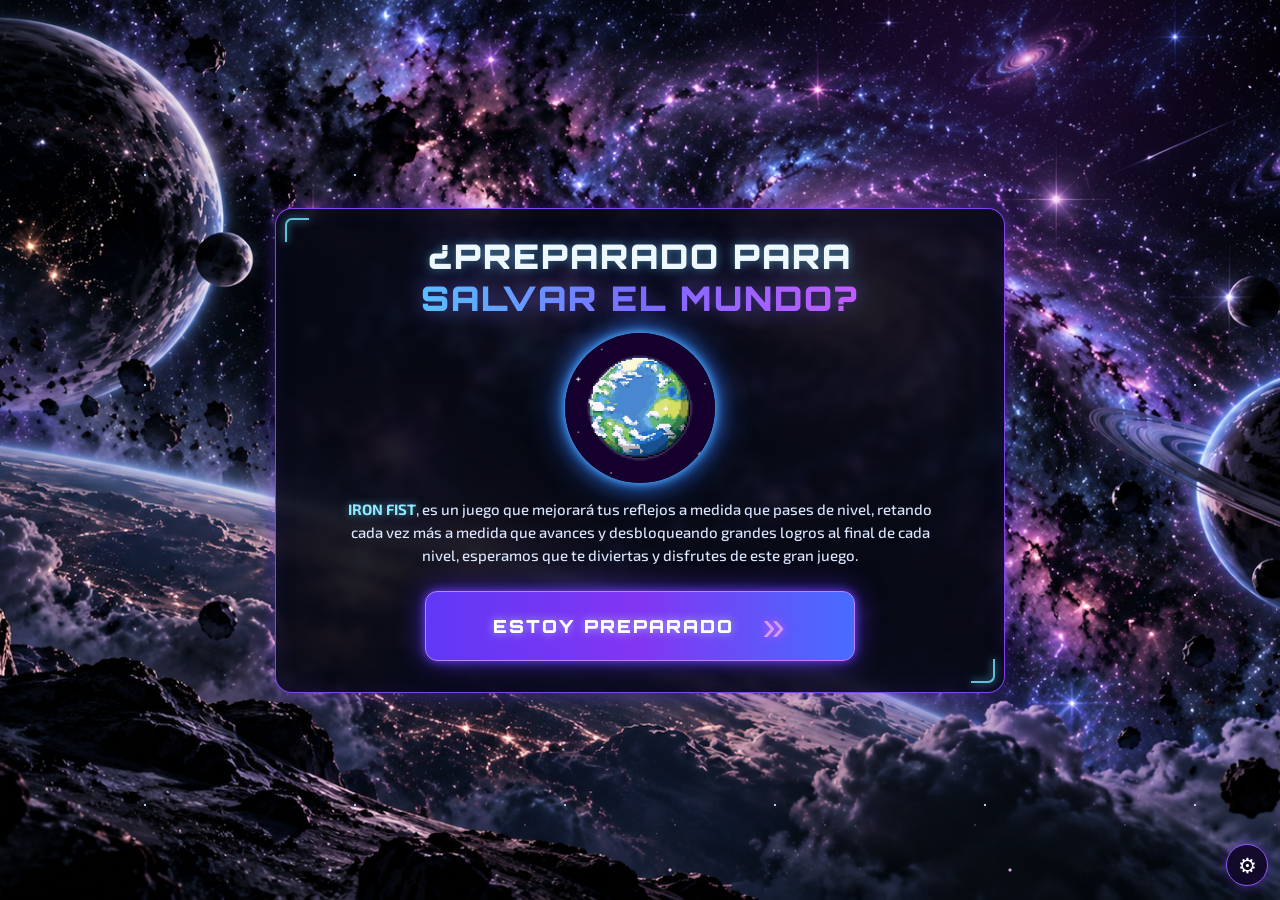
<file: index.html>
<!DOCTYPE html>
<html lang="es">
<head>
<meta charset="UTF-8">
<meta name="viewport" content="width=device-width, initial-scale=1.0">
<title>IRON FIST</title>
<link rel="preconnect" href="https://fonts.googleapis.com">
<link rel="preconnect" href="https://fonts.gstatic.com" crossorigin>
<link href="https://fonts.googleapis.com/css2?family=Audiowide&family=Exo+2:wght@400;500;600;700&family=Michroma&family=Orbitron:wght@500;600;700;800;900&display=swap" rel="stylesheet">
<link rel="stylesheet" href="estilos.css">
</head>

<body>

<!-- =====================================================
     PANTALLA 1 — INICIO
====================================================== -->
<section class="pantalla inicio activa" id="pantallaInicio">

    <div class="panel-inicio">

        <h1 class="titulo-inicio">
            ¿PREPARADO PARA
            <span>SALVAR EL MUNDO?</span>
        </h1>

        <div class="planeta-inicio">
            <img src="assets/tierra.jpg" alt="Tierra">
        </div>

        <p class="descripcion">
            <strong>IRON FIST</strong>, es un juego que mejorará tus reflejos
            a medida que pases de nivel, retando cada vez más a medida que
            avances y desbloqueando grandes logros al final de cada nivel,
            esperamos que te diviertas y disfrutes de este gran juego.
        </p>

        <button class="boton-principal" id="btnPreparado" type="button" onclick="irAReglas()">
            <span>ESTOY PREPARADO</span>
            <b>»</b>
        </button>

    </div>
</section>


<!-- =====================================================
     PANTALLA 2 — REGLAS
====================================================== -->
<section class="pantalla reglas" id="pantallaReglas">

    <div class="contenedor-reglas">

        <header class="encabezado-reglas">
            <h1>ANTES DE EMPEZAR LEE,</h1>
            <h2>LAS REGLAS</h2>

            <div class="ornamento">
                <span>◉</span>
                <i></i><i></i><i></i><i></i>
            </div>
        </header>


        <div class="lista-reglas">

            <article class="regla">
                <div class="numero">1</div>

                <div class="contenido-regla">
                    <h3>PUNTOS</h3>
                    <p>
                        Lo que se encuentra señalado son los <strong>puntos</strong>,
                        que según tu progreso, se irán incrementando al desviar
                        meteoritos de la Tierra. Si los puntos obtenidos
                        <strong>llegan a 30</strong>, es una <strong>victoria automática</strong>,
                        pero recuerda que los meteoritos son impredecibles en su ataque.
                    </p>
                </div>

                <div class="imagen-regla">
                    <img src="assets/meteorito.jpg" alt="Meteorito">
                </div>
            </article>


            <article class="regla">
                <div class="numero">2</div>

                <div class="contenido-regla">
                    <h3>TIEMPO</h3>
                    <p>
                        El tiempo señalado es el <strong>límite máximo</strong>
                        que puede aguantar la defensa, siendo unos
                        <strong>60 segundos</strong>. Debes cumplir el límite
                        de puntos o será <strong>GAME OVER</strong> automático.
                    </p>
                </div>

                <div class="imagen-regla">
                    <img src="assets/michi.jpg" alt="Reloj del tiempo">
                </div>
            </article>


            <article class="regla">
                <div class="numero">3</div>

                <div class="contenido-regla">
                    <h3>REGLA 3 Y 4</h3>
                    <p>
                        Estos son los <strong>meteoritos</strong> que debes evitar
                        que ingresen a la Tierra. Suelen ser rápidos, así que
                        no te descuides. Cuando crucen el límite será inevitable
                        nuestra salvación: <strong>GAME OVER.</strong>
                    </p>
                </div>

                <div class="imagen-regla">
                    <img src="assets/kometa.jpg" alt="Cometa">
                </div>
            </article>

        </div>


        <button class="boton-listo" id="btnListo" type="button" onclick="irACapitulo()">
            <span>¿ESTÁS LISTO?</span>
            <b>»</b>
        </button>

    </div>
</section>



<!-- =====================================================
     PANTALLA 3 — CAPÍTULO I
====================================================== -->
<section class="pantalla capitulo" id="pantallaCapitulo">

    <div class="capitulo-layout">

        <div class="capitulo-izquierda">

            <header class="titulo-historia">
                <h1>TODO EMPEZÓ</h1>
                <h2>CUANDO...</h2>

                <div class="ornamento historia-ornamento">
                    <span>◉</span>
                    <i></i><i></i><i></i><i></i>
                </div>
            </header>

            <div class="marco-historia">
                <div class="media-historia">
                    <video class="media-capitulo-video" autoplay muted loop playsinline preload="auto">
                        <source src="assets/galaxy_capitulo.mp4" type="video/mp4">
                        Tu navegador no puede reproducir este video.
                    </video>

                    <div class="narracion oculta" id="narracionBarra">
                        <button id="btnNarracion" class="narracion-boton" type="button"
                                aria-label="Pausar narración" title="Pausar / continuar la narración">❚❚</button>
                        <div class="narracion-cuerpo">
                            <span class="narracion-etiqueta">◉ NARRACIÓN</span>
                            <p id="narracionTexto" aria-live="polite"></p>
                            <div class="narracion-progreso"><i id="narracionProgreso"></i></div>
                        </div>
                        <button id="btnOmitirNarracion" class="narracion-omitir" type="button"
                                title="Omitir la narración">OMITIR »</button>
                    </div>
                </div>
            </div>

        </div>

        <div class="panel-capitulo">

            <div class="mini-ornamento">///// ◉</div>

            <div class="capitulo-etiqueta">CAPÍTULO I:</div>
            <h2>NUESTRA SALVACIÓN</h2>

            <div class="bloque-mision">
                <div class="icono-mision">◎</div>
                <div>
                    <h3>MISIÓN:</h3>
                    <p>
                        Proteger la Tierra de la lluvia de meteoritos.
                        Los impactos están cada vez más cerca. Tu objetivo
                        será demostrar tus reflejos, evitar los meteoritos
                        y conseguir suficientes puntos para salvar el planeta.
                    </p>
                </div>
            </div>

            <div class="bloque-objetivo">
                <div class="icono-objetivo">⚑</div>
                <div>
                    <h3>OBJETIVO:</h3>
                    <p>Sobrevive y alcanza la puntuación requerida.</p>
                </div>
            </div>

            <div class="acciones-capitulo">
                <button class="boton-capitulo" id="btnPreparadoCapitulo" type="button">
                    <span>¿ESTÁS PREPARADO?</span>
                    <b>»</b>
                </button>

            </div>

        </div>

    </div>
</section>


<!-- =====================================================
     PANTALLA 4 — NIVEL 1
====================================================== -->
<section class="pantalla nivel1" id="pantallaNivel1">
    <div class="nivel1-hud">
        <div class="hud-item"><span>NIVEL</span><strong>01</strong></div>
        <div class="hud-item"><span>PUNTOS</span><strong><b id="nivel1Puntos">0</b> / 30</strong></div>
        <div class="hud-item"><span>VIDAS</span><strong id="nivel1Vidas">♥ ♥ ♥</strong></div>
        <div class="hud-item"><span>TIEMPO</span><strong><b id="nivel1Tiempo">60</b>s</strong></div>
        <button id="pausaNivel1" class="boton-pausa" type="button">❚❚ PAUSA</button>
    </div>

    <div class="nivel1-escenario" id="nivel1Escenario">
        <div class="estrellas-nivel"></div>
        <div id="meteoritosNivel1"></div>
        <div id="disparosNivel1"></div>
        <img id="naveNivel1" class="nave-nivel1" src="assets/nave_nivel1.png" alt="Nave">
        <div id="mensajeFuego" class="mensaje-fuego">¡FUEGO!</div>
        <div id="cuentaNivel1" class="cuenta-nivel1">3</div>
    </div>

    <div id="overlayPausaNivel1" class="overlay-pausa-nivel1">
        <div class="panel-pausa-nivel1">
            <div class="icono-pausa">Ⅱ</div>
            <h2>JUEGO EN PAUSA</h2>
            <p>La misión está detenida temporalmente.</p>
            <button id="continuarNivel1" type="button">▶ CONTINUAR</button>
        </div>
    </div>

    <div class="controles-nivel1">
        <button id="moverIzq" class="control-nivel1">◀</button>
        <button id="dispararNivel1" class="disparo-nivel1">🔫 DISPARAR</button>
        <button id="moverDer" class="control-nivel1">▶</button>
    </div>
    <div class="ayuda-nivel1">← → MOVER &nbsp;&nbsp; | &nbsp;&nbsp; ESPACIO DISPARAR</div>

    <audio id="musicaNivel1" preload="auto" loop src="assets/musica_nivel1.mp3"></audio>
    <audio id="sonidoDisparo" preload="auto" src="assets/disparo.mp3"></audio>
    <audio id="sonidoVictoria" preload="auto" src="assets/victoria.mp3"></audio>
    <audio id="sonidoGameOver" preload="auto" src="assets/game_over.mp3"></audio>
</section>

<!-- =====================================================
     PANTALLA 5 — VICTORIA
====================================================== -->
<section class="pantalla final-juego" id="pantallaVictoria">
    <div class="final-juego-panel victoria-panel">
        <div class="final-juego-icono">✦</div>
        <div class="final-juego-tag">MISIÓN COMPLETADA</div>
        <h1>¡FELICIDADES!</h1>
        <h2>LO HAS CONSEGUIDO</h2>
        <p>Has protegido la Tierra de la lluvia de meteoritos.</p>
        <div class="resultado-final">PUNTUACIÓN <strong id="puntosVictoria">30</strong> / 30</div>
        <div class="acciones-victoria">
            <button id="volverNivelVictoria" class="boton-final-juego secundario">↻ VOLVER A JUGAR</button>
            <button id="siguienteNivel" class="boton-final-juego siguiente">SIGUIENTE NIVEL <b>»</b></button>
        </div>
    </div>
</section>

<!-- =====================================================
     PANTALLA 6 — PRESENTACIÓN NIVEL 2
====================================================== -->
<section class="pantalla nivel-intro" id="pantallaNivel2Intro">
    <div class="intro-decor meteorito-decor m1" aria-hidden="true">☄</div>
    <div class="intro-decor meteorito-decor m2" aria-hidden="true">☄</div>
    <div class="intro-decor planeta-decor p1" aria-hidden="true">◉</div>
    <div class="intro-decor planeta-decor p2" aria-hidden="true">◉</div>

    <div class="panel-nivel-intro">
        <header class="intro-cabecera">
            <div class="intro-planeta">◉</div>
            <div>
                <div class="intro-num">NIVEL 2</div>
                <div class="intro-sub">LA TORMENTA SE INTENSIFICA</div>
            </div>
            <div class="intro-planeta">◉</div>
        </header>

        <div class="intro-contenido">
            <div class="intro-visual">
                <div class="intro-glow"></div>
                <img class="intro-sprite gira" src="assets/meteorito_nivel1.png" alt="Meteorito">
            </div>

            <div class="intro-centro">
                <div class="intro-etiqueta">CAPÍTULO II</div>
                <div class="intro-titulo">LLUVIA DE<br><span>METEORITOS</span></div>

                <div class="intro-dificultad">
                    <small>DIFICULTAD</small>
                    <div class="barras-dificultad"><i class="on"></i><i class="on"></i><i class="on"></i><i></i><i></i></div>
                    <strong>MEDIA</strong>
                </div>

                <div class="intro-objetivo">
                    <div class="intro-objetivo-icono">◎</div>
                    <div><b>OBJETIVO</b><p>Destruye <b class="resalta">40 puntos</b> antes de que acabe el tiempo. Los meteoritos caen más rápido y aparecen <b class="resalta">cometas</b> veloces que valen <b class="resalta">doble</b>. ¡No dejes pasar ninguno!</p></div>
                </div>

                <button id="jugarNivel2" class="intro-boton" type="button">JUGAR <b>▶</b></button>
            </div>

            <div class="intro-lado" aria-hidden="true">
                <span>☄</span><span>☄</span><span>☄</span><span>☄</span>
            </div>
        </div>

        <button id="volverVictoriaDesdeNivel2" class="intro-volver" type="button">← VOLVER</button>
    </div>
</section>

<!-- =====================================================
     PANTALLA 7 — GAMEPLAY NIVEL 2 (NIVEL NORMAL)
====================================================== -->
<section class="pantalla nivel1 nivel2n" id="pantallaNivel2">
    <div class="nivel1-hud">
        <div class="hud-item"><span>NIVEL</span><strong>02</strong></div>
        <div class="hud-item"><span>PUNTOS</span><strong><b id="nivel2Puntos">0</b> / 40</strong></div>
        <div class="hud-item"><span>VIDAS</span><strong id="nivel2Vidas">♥ ♥ ♥</strong></div>
        <div class="hud-item"><span>TIEMPO</span><strong><b id="nivel2Tiempo">60</b>s</strong></div>
        <button id="pausaNivel2" class="boton-pausa" type="button">❚❚ PAUSA</button>
    </div>

    <div class="nivel1-escenario" id="nivel2Escenario">
        <div class="estrellas-nivel"></div>
        <div id="meteoritosNivel2"></div>
        <div id="disparosNivel2"></div>
        <img id="naveNivel2" class="nave-nivel1" src="assets/nave_nivel1.png" alt="Nave">
        <div id="mensajeFuegoNivel2" class="mensaje-fuego">¡FUEGO!</div>
        <div id="cuentaNivel2" class="cuenta-nivel1">3</div>
    </div>

    <div id="overlayPausaNivel2" class="overlay-pausa-nivel1">
        <div class="panel-pausa-nivel1">
            <div class="icono-pausa">Ⅱ</div>
            <h2>JUEGO EN PAUSA</h2>
            <p>La misión está detenida temporalmente.</p>
            <button id="continuarNivel2" type="button">▶ CONTINUAR</button>
        </div>
    </div>

    <div class="controles-nivel1">
        <button id="moverIzqNivel2" class="control-nivel1" aria-label="Mover a la izquierda">◀</button>
        <button id="dispararNivel2" class="disparo-nivel1">🔫 DISPARAR</button>
        <button id="moverDerNivel2" class="control-nivel1" aria-label="Mover a la derecha">▶</button>
    </div>
    <div class="ayuda-nivel1">← → MOVER &nbsp;&nbsp; | &nbsp;&nbsp; ESPACIO DISPARAR</div>
</section>

<!-- VICTORIA / GAME OVER NIVEL 2 -->
<section class="pantalla final-juego" id="pantallaVictoriaNivel2">
    <div class="final-juego-panel victoria-panel">
        <div class="final-juego-icono">✦</div>
        <div class="final-juego-tag">NIVEL SUPERADO</div>
        <h1>¡NIVEL 2 SUPERADO!</h1>
        <h2>LA TORMENTA HA PASADO</h2>
        <p>Pero algo enorme se acerca desde el espacio profundo... prepárate para el jefe final.</p>
        <div class="resultado-final">PUNTUACIÓN <strong id="puntosVictoriaNivel2">40</strong> / 40</div>
        <div class="acciones-victoria">
            <button id="reintentarNivel2" class="boton-final-juego secundario">↻ VOLVER A JUGAR</button>
            <button id="siguienteNivel2" class="boton-final-juego siguiente">SIGUIENTE NIVEL <b>»</b></button>
        </div>
    </div>
</section>

<section class="pantalla final-juego" id="pantallaGameOverNivel2">
    <div class="final-juego-panel gameover-panel">
        <div class="final-juego-icono">☠</div>
        <div class="final-juego-tag">SISTEMA CRÍTICO</div>
        <h1>GAME OVER</h1>
        <h2>LA LLUVIA DE METEORITOS GANÓ</h2>
        <p>No conseguiste detener suficientes meteoritos a tiempo.</p>
        <div class="resultado-final">PUNTUACIÓN <strong id="puntosGameOverNivel2">0</strong> / 40</div>
        <button id="reintentarDerrotaNivel2" class="boton-final-juego">REINTENTAR »</button>
    </div>
</section>


<!-- =====================================================
     PANTALLA 8 — PRESENTACIÓN NIVEL 3 (JEFE FINAL: TITÁN IRON)
====================================================== -->
<svg width="0" height="0" style="position:absolute" aria-hidden="true" focusable="false">
  <defs>
    <linearGradient id="gMetal" x1="0" y1="0" x2="0" y2="1"><stop offset="0" stop-color="#4a3290"/><stop offset=".55" stop-color="#241552"/><stop offset="1" stop-color="#0d0722"/></linearGradient>
    <linearGradient id="gWing" x1="0" y1="0" x2="1" y2="1"><stop offset="0" stop-color="#2b1a5e"/><stop offset="1" stop-color="#0a0520"/></linearGradient>
    <radialGradient id="gEye" cx=".5" cy=".5" r=".5"><stop offset="0" stop-color="#fff"/><stop offset=".28" stop-color="#ff8be0"/><stop offset=".65" stop-color="#e8145a"/><stop offset="1" stop-color="#4a0018"/></radialGradient>
    <symbol id="symTitan" viewBox="0 0 200 200">
      <g id="alaTitan">
        <path d="M96 66 L8 26 L20 76 L0 112 L40 112 L28 156 L88 124Z" fill="url(#gWing)" stroke="#c75bff" stroke-width="2.5" stroke-linejoin="round"/>
        <path d="M80 80 L30 56 M76 96 L22 100 M72 110 L38 138" stroke="#8a46ff" stroke-width="2" opacity=".8"/>
        <rect x="46" y="122" width="15" height="48" rx="4" fill="#1a0f3d" stroke="#c75bff" stroke-width="2"/>
        <circle class="punta" cx="53.5" cy="174" r="6" fill="#ff4fd8"/>
      </g>
      <use href="#alaTitan" transform="translate(200 0) scale(-1 1)"/>
      <path d="M80 42 L90 4 L99 40Z M101 40 L110 4 L120 42Z M92 36 L100 -4 L108 36Z" fill="#1a0f3d" stroke="#c75bff" stroke-width="2" stroke-linejoin="round"/>
      <path d="M58 52 L100 32 L142 52 L156 98 L130 142 L100 154 L70 142 L44 98Z" fill="url(#gMetal)" stroke="#d17bff" stroke-width="3.5" stroke-linejoin="round"/>
      <path d="M66 60 L100 44 L134 60 M58 98 L74 128 M142 98 L126 128" fill="none" stroke="#7b4dff" stroke-width="2.5" opacity=".85"/>
      <circle cx="100" cy="90" r="30" fill="#07020f" stroke="#ff3fa6" stroke-width="3"/>
      <circle class="ojo" cx="100" cy="90" r="22" fill="url(#gEye)"/>
      <rect x="97" y="72" width="6" height="36" rx="3" fill="#12020a" opacity=".85"/>
      <path d="M72 138 L80 150 L89 139 L100 153 L111 139 L120 150 L128 138Z" fill="#efe5ff" stroke="#6e3bd0" stroke-width="1.5" stroke-linejoin="round"/>
      <circle class="nucleo" cx="100" cy="124" r="7" fill="#36c8ff"/>
    </symbol>
  </defs>
</svg>

<section class="pantalla nivel-intro intro-final" id="pantallaNivel3Intro">
    <div class="intro-decor meteorito-decor m1" aria-hidden="true">☄</div>
    <div class="intro-decor meteorito-decor m2" aria-hidden="true">☄</div>
    <div class="intro-decor planeta-decor p1" aria-hidden="true">◉</div>
    <div class="intro-decor planeta-decor p2" aria-hidden="true">◉</div>

    <div class="panel-nivel-intro">
        <header class="intro-cabecera">
            <div class="intro-planeta">◉</div>
            <div>
                <div class="intro-num">NIVEL 3</div>
                <div class="intro-sub">JEFE FINAL</div>
            </div>
            <div class="intro-planeta">◉</div>
        </header>

        <div class="intro-contenido">
            <div class="intro-visual">
                <div class="intro-glow"></div>
                <svg class="intro-sprite titan-svg titan-intro" viewBox="0 0 200 200" role="img" aria-label="Titán Iron, el jefe final"><use href="#symTitan"/></svg>
            </div>

            <div class="intro-centro">
                <div class="intro-etiqueta">CAPÍTULO FINAL</div>
                <div class="intro-titulo">TITÁN<br><span>IRON</span></div>

                <div class="intro-dificultad">
                    <small>DIFICULTAD</small>
                    <div class="barras-dificultad"><i class="on"></i><i class="on"></i><i class="on"></i><i class="on"></i><i class="on"></i></div>
                    <strong>EXTREMA</strong>
                </div>

                <div class="intro-objetivo">
                    <div class="intro-objetivo-icono">◎</div>
                    <div><b>OBJETIVO</b><p>Destruye al <b class="resalta">Titán Iron</b> antes de que se acabe el tiempo. Tiene <b class="resalta">3 fases</b> y cada una es más letal: esquiva sus rayos, derriba los meteoritos y recoge los potenciadores que caen.</p></div>
                </div>

                <button id="jugarNivel3" class="intro-boton" type="button">LUCHAR <b>▶</b></button>
            </div>

            <div class="intro-lado" aria-hidden="true">
                <span>☄</span><span>☄</span><span>☄</span><span>☄</span>
            </div>
        </div>

        <button id="volverVictoriaDesdeNivel3" class="intro-volver" type="button">← VOLVER</button>
    </div>
</section>

<!-- =====================================================
     PANTALLA 9 — GAMEPLAY NIVEL 3: TITÁN IRON
====================================================== -->
<section class="pantalla nivel3-juego" id="pantallaNivel3">
  <header class="hud-nivel3-juego">
    <div><small>NIVEL 03</small><strong>JEFE FINAL: TITÁN IRON</strong></div>
    <div class="hud3-dato"><small>FASE</small><strong><span id="nivel3Fase">1</span> / 3</strong></div>
    <div class="hud3-dato"><small>TIEMPO</small><strong><span id="nivel3Tiempo">100</span>s</strong></div>
    <div class="hud3-dato"><small>PUNTOS</small><strong><span id="nivel3Puntos">0</span></strong></div>
    <div class="hud3-dato"><small>VIDAS</small><strong id="nivel3Vidas">♥ ♥ ♥ ♥</strong></div>
    <button id="pausaNivel3" class="boton-pausa" type="button">❚❚ PAUSA</button>
  </header>
  <div class="escenario-nivel3" id="escenarioNivel3">
    <div class="estrellas-nivel"></div>
    <div class="boss-halo halo-n3" id="haloN3"></div>
    <div id="jefeTitan" class="titan-jefe" data-fase="1">
      <svg class="titan-svg" viewBox="0 0 200 200"><use href="#symTitan"/></svg>
      <div class="titan-escudo"></div>
    </div>
    <div class="boss-barra boss-barra-n3"><div class="boss-barra-titulo"><span>TITÁN IRON</span><strong id="bossPorcentajeN3">100%</strong></div><div class="boss-track"><i id="bossVidaN3"></i><b class="marca" style="left:33.3%"></b><b class="marca" style="left:66.6%"></b></div></div>
    <div id="lasersN3"></div><div id="meteorosN3"></div><div id="dropsN3"></div><div id="ataquesN3"></div><div id="disparosN3"></div>
    <img id="naveNivel3" class="nave-nivel1 nave-jugador-n3" src="assets/nave_nivel1.png" alt="Nave del jugador">
    <div id="poderesN3" class="poderes-n3"></div>
    <div id="bannerN3" class="banner-n3"></div>
    <div id="cuentaNivel3" class="cuenta-nivel1">3</div>
    <div id="mensajeFuegoNivel3" class="mensaje-fuego">¡FUEGO!</div>
  </div>
  <div class="controles-nivel1 controles-nivel3">
    <button id="moverIzqNivel3" class="control-nivel1" aria-label="Mover a la izquierda">◀</button>
    <button id="dispararNivel3" class="disparo-nivel1">⚡ DISPARAR</button>
    <button id="moverDerNivel3" class="control-nivel1" aria-label="Mover a la derecha">▶</button>
  </div>
  <div class="ayuda-nivel1">← → MOVER &nbsp; | &nbsp; ESPACIO DISPARAR (MANTÉN PRESIONADO)</div>
  <div id="overlayPausaNivel3" class="overlay-pausa-nivel1"><div class="panel-pausa-nivel1"><div class="icono-pausa">Ⅱ</div><h2>JUEGO EN PAUSA</h2><p>La batalla final está detenida.</p><button id="continuarNivel3" type="button">▶ CONTINUAR</button></div></div>
  <audio id="musicaNivel3" preload="auto" loop src="assets/musica_nivel1.mp3"></audio>
</section>

<section class="pantalla final-juego" id="pantallaVictoriaNivel3">
  <div class="final-juego-panel victoria-panel"><div class="final-juego-icono">♛</div><div class="final-juego-tag">AMENAZA ELIMINADA</div><h1>¡VICTORIA TOTAL!</h1><h2>EL TITÁN IRON HA CAÍDO</h2><p>Has destruido al jefe final y salvado la Tierra. El universo entero te debe una. Eres el verdadero IRON FIST.</p><div class="resultado-final">PUNTUACIÓN <strong id="puntosVictoriaNivel3">0</strong> · VIDAS RESTANTES <strong id="vidasVictoriaNivel3">0</strong></div><div class="creditos-iron-fist"><h3>CRÉDITOS</h3><p>Creadores de IRON FIST</p><ul>
<li>John Carlos Huachuhuillca Quispe <span>73660489@certus.edu.pe</span></li>
<li>Gary Irarica Vasquez <span>70851660@certus.edu.pe</span></li>
<li>Luis Angel Hancco Poco <span>78321864@certus.edu.pe</span></li>
<li>Oscar Gabriel Jimenez Vences <span>61235647@certus.edu.pe</span></li>
<li>Fatima Gutierrez Machado <span>70515673@certus.edu.pe</span></li>
</ul></div><div class="acciones-victoria"><button id="reintentarNivel3" class="boton-final-juego secundario">↻ VOLVER A JUGAR</button><button id="volverInicioFinal" class="boton-final-juego siguiente">VOLVER AL INICIO »</button></div></div>
</section>

<section class="pantalla final-juego" id="pantallaGameOverNivel3"><div class="final-juego-panel gameover-panel"><div class="final-juego-icono">☠</div><div class="final-juego-tag">SISTEMA CRÍTICO</div><h1>GAME OVER</h1><h2 id="textoDerrotaNivel3">EL TITÁN IRON TE HA VENCIDO</h2><p>Aprende sus patrones: los rayos avisan antes de disparar. ¡Recarga tu nave e inténtalo de nuevo!</p><div class="resultado-final">ENERGÍA DEL JEFE <strong id="jefeRestanteNivel3">100%</strong></div><button id="reintentarDerrotaNivel3" class="boton-final-juego">REINTENTAR »</button></div></section>

<!-- =====================================================
     GAME OVER — NIVEL 1
====================================================== -->
<section class="pantalla final-juego" id="pantallaGameOver">
    <div class="final-juego-panel gameover-panel">
        <div class="final-juego-icono">☠</div>
        <div class="final-juego-tag">SISTEMA CRÍTICO</div>
        <h1>GAME OVER</h1>
        <h2>LA TIERRA ESTÁ EN PELIGRO</h2>
        <p>No conseguiste detener suficientes meteoritos a tiempo.</p>
        <div class="resultado-final">PUNTUACIÓN <strong id="puntosGameOver">0</strong> / 30</div>
        <button id="volverNivelGameOver" class="boton-final-juego">REINTENTAR »</button>
    </div>
</section>

<!-- =====================================================
     AJUSTES: VOLUMEN Y BRILLO (visible en todas las pantallas)
====================================================== -->
<audio id="musicaMenu" preload="auto" loop src="assets/soundtrack_menu.mp3"></audio>

<div id="ajustesJuego" class="ajustes-juego">
    <div id="panelAjustes" class="ajustes-panel" role="dialog" aria-label="Ajustes de volumen y brillo">
        <h3>AJUSTES</h3>

        <label class="ajuste-fila" for="rangoVolumen">
            <span>🔊 VOLUMEN</span><b id="valorVolumen">100%</b>
        </label>
        <input id="rangoVolumen" type="range" min="0" max="100" step="5" value="100">

        <label class="ajuste-fila" for="rangoBrillo">
            <span>☀ BRILLO</span><b id="valorBrillo">100%</b>
        </label>
        <input id="rangoBrillo" type="range" min="50" max="150" step="5" value="100">

        <button id="btnRestablecerAjustes" class="ajustes-reset" type="button">RESTABLECER</button>
    </div>

    <button id="btnAjustes" class="ajustes-boton" type="button"
            aria-label="Ajustes de volumen y brillo" aria-expanded="false" title="Volumen y brillo">⚙</button>
</div>

<script src="JavaScript.js"></script>
</body>
</html>
</file>
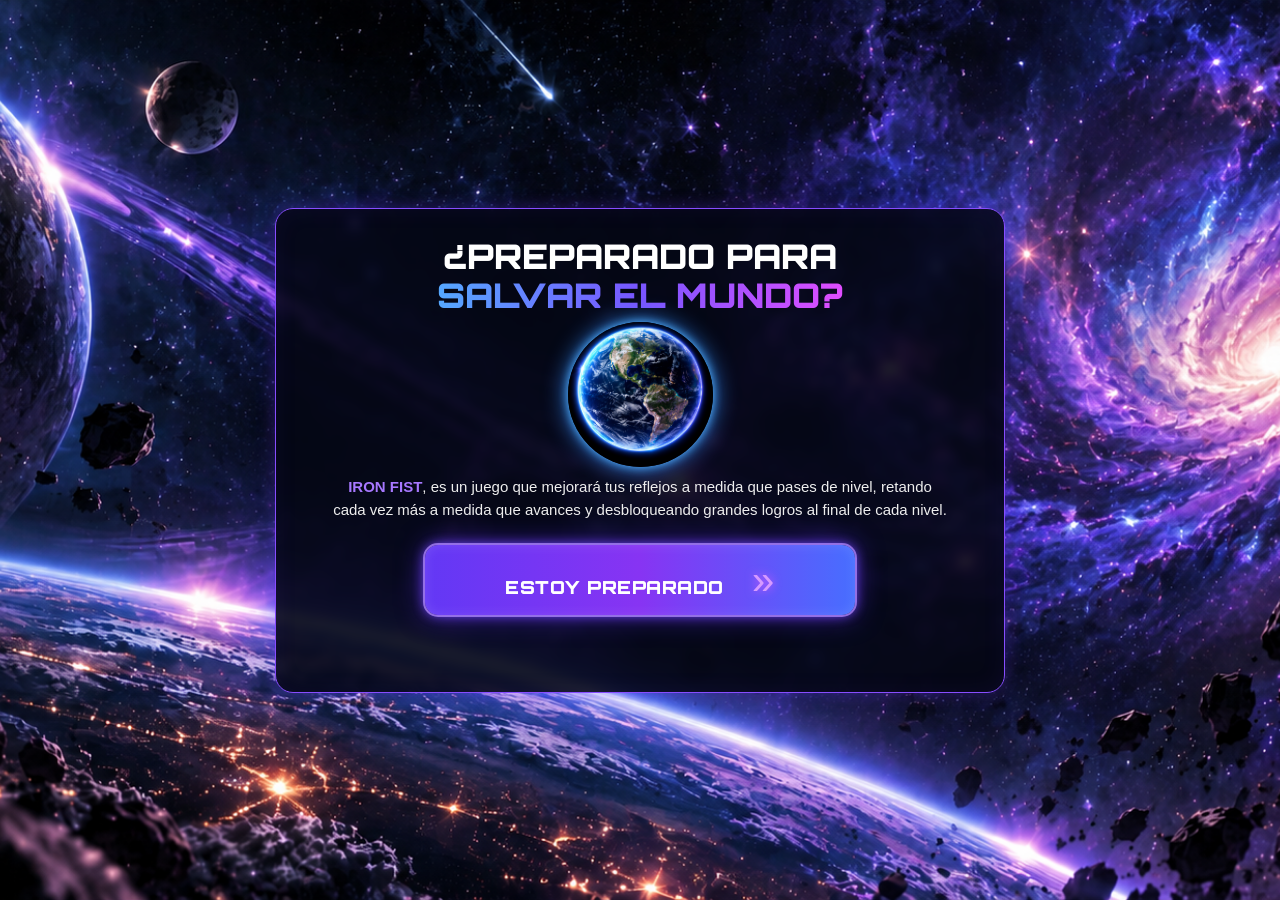
<file: IRON_FIST_PARTES/index.html>
<!DOCTYPE html>
<html lang="es">
<head>
  <meta charset="UTF-8">
  <meta name="viewport" content="width=device-width, initial-scale=1.0">
  <title>IRON FIST</title>
  <link rel="stylesheet" href="estilos.css">
  <link rel="preconnect" href="https://fonts.googleapis.com">
  <link rel="preconnect" href="https://fonts.gstatic.com" crossorigin>
  <link href="https://fonts.googleapis.com/css2?family=Orbitron:wght@500;600;700;800;900&display=swap" rel="stylesheet">
</head>
<body>

  <!-- =========================================================
       PANTALLA 1: INICIO
  ========================================================== -->
  <section id="inicio" class="pantalla pantalla-inicio activa">
    <div class="panel-inicio">
      <h1>¿PREPARADO PARA<br><span>SALVAR EL MUNDO?</span></h1>
      <div class="tierra-inicio"><img src="assets/tierra.png" alt="Tierra"></div>
      <p><strong>IRON FIST</strong>, es un juego que mejorará tus reflejos a medida que pases de nivel, retando cada vez más a medida que avances y desbloqueando grandes logros al final de cada nivel.</p>
      <button class="btn-neon" id="btnPreparado" type="button"><span>ESTOY PREPARADO</span><b>»</b></button>
    </div>
  </section>

  <!-- =========================================================
       PANTALLA 2: REGLAS
       Todo está construido con HTML/CSS. NO es una imagen.
  ========================================================== -->
  <section id="reglas" class="pantalla pantalla-reglas">
    <div class="reglas-layout">
      <div class="reglas-izquierda">
        <header class="titulo-seccion">
          <h1>ANTES DE EMPEZAR LEE,</h1>
          <h2>LAS REGLAS</h2>
          <div class="decoracion">◉ ━━━━━</div>
        </header>

        <!-- Simulación del tablero que aparece en la referencia -->
        <div class="mini-juego">
          <div class="hud">
            <div><small>PUNTOS OBTENIDOS:</small><strong id="previewPuntos">4</strong></div>
            <div><small>TIEMPO:</small><strong>60</strong></div>
            <button id="previewPause" type="button">PAUSAR</button>
          </div>
          <div class="zona-preview">
            <div class="rayo rayo-1"></div>
            <div class="rayo rayo-2"></div>
            <div class="rayo rayo-3"></div>
            <div class="nave">◢</div>
            <div class="meteorito m1">☄</div>
            <div class="meteorito m2">☄</div>
            <div class="meteorito m3">☄</div>
            <img class="tierra-reglas" src="assets/tierra.png" alt="Tierra">
            <div class="limite"></div>
            <div class="marcador marcador-1">1</div>
            <div class="marcador marcador-2">2</div>
            <div class="marcador marcador-3">3</div>
            <div class="marcador marcador-4">4</div>
          </div>
        </div>

        <button class="btn-neon btn-listo" id="btnListo" type="button">
          <span>¿ESTÁS LISTO?</span><b>»</b>
        </button>
      </div>

      <div class="reglas-derecha">
        <article class="tarjeta-regla">
          <div class="numero-regla">1</div>
          <div class="texto-regla">
            <h3>REGLA 1</h3>
            <p>Lo que se encuentra señalado son los <strong>puntos</strong>, que según tu progreso, se irán incrementando al desviar meteoritos de la Tierra. Si los puntos obtenidos <strong>llegan a 30</strong>, es una <strong>victoria automática</strong>, pero recuerda que los meteoritos son impredecibles en su ataque.</p>
          </div>
          <span class="icono-regla">☄</span>
        </article>

        <article class="tarjeta-regla">
          <div class="numero-regla">2</div>
          <div class="texto-regla">
            <h3>REGLA 2</h3>
            <p>El tiempo señalado es el <strong>límite máximo</strong> que puede aguantar la defensa, siendo unos <strong>60 segundos</strong>. Debes cumplir el límite de puntos o será <strong>GAME OVER</strong> automático.</p>
          </div>
          <span class="icono-regla">⌛</span>
        </article>

        <article class="tarjeta-regla">
          <div class="numero-regla">3</div>
          <div class="texto-regla">
            <h3>REGLA 3 y 4</h3>
            <p>Estos son los <strong>meteoritos</strong> que debes evitar que ingresen a la Tierra. Suelen ser rápidos, así que no te descuides. Cuando crucen el límite será inevitable nuestra salvación: <strong>GAME OVER</strong>.</p>
          </div>
          <span class="icono-regla">☄</span>
        </article>
      </div>
    </div>
  </section>

  <!-- =========================================================
       PANTALLA 3: NIVEL 1
  ========================================================== -->
  <section id="nivel1" class="pantalla pantalla-nivel1">
    <div class="nivel-top">
      <div><span>TIEMPO</span><strong id="tiempo">60</strong></div>
      <div><span>PUNTAJE</span><strong><b id="puntaje">0</b> / 30</strong></div>
      <button id="btnPausa" type="button">PAUSA / REANUDAR</button>
    </div>

    <div class="tablero">
      <div class="nivel-mensaje" id="nivelMensaje">
        <h1>¡NIVEL 1!</h1>
        <p>DESVÍA LOS METEORITOS Y SALVA LA TIERRA</p>
        <button class="btn-neon" id="btnJugar" type="button"><span>JUGAR</span><b>»</b></button>
      </div>
      <div class="juego-activo" id="juegoActivo">
        <div class="nave-jugador">◢</div>
        <img class="tierra-juego" src="assets/tierra.png" alt="Tierra">
        <div id="meteoritos"></div>
        <div class="linea-final"></div>
      </div>
    </div>

    <div class="resultado" id="resultado">
      <h2 id="resultadoTitulo"></h2>
      <p id="resultadoTexto"></p>
      <button class="btn-neon" id="btnReintentar" type="button"><span>REINTENTAR</span><b>↻</b></button>
    </div>
  </section>

  <!-- AUDIO DEL JUEGO -->
  <audio id="audioFondo" src="audio/Ciberpunk.mp3" loop></audio>
  <audio id="audioPunto" src="audio/Puntos.mp3"></audio>
  <audio id="audioPerdiste" src="audio/Perdiste.mp3"></audio>
  <audio id="audioGanar" src="audio/fanfare-triumphal.mp3"></audio>
  <audio id="audioFinal" src="audio/Musica_Epica_Final.mp3"></audio>

  <script src="JavaScript.js"></script>
</body>
</html>
</file>
<file: estilos.css>
*{
    margin:0;
    padding:0;
    box-sizing:border-box;
}

html,body{
    width:100%;
    height:100%;
}

body{
    overflow:hidden;
    font-family:"Michroma","Orbitron",Arial,sans-serif;
    background:#02030d;
    color:#fff;
}

button{
    font-family:"Orbitron","Michroma",Arial,sans-serif;
}

.pantalla{
    position:fixed;
    inset:0;
    width:100%;
    height:100%;
    opacity:0;
    visibility:hidden;
    pointer-events:none;
    transform:scale(1.02);
    transition:opacity .55s ease, transform .55s ease, visibility .55s ease;
}

.pantalla.activa{
    opacity:1;
    visibility:visible;
    pointer-events:auto;
    transform:scale(1);
}


/* =====================================================
   FONDO ESPACIAL
===================================================== */

.inicio,
.reglas{
    background:
        radial-gradient(circle at 78% 10%,rgba(163,60,255,.20),transparent 25%),
        radial-gradient(circle at 20% 80%,rgba(30,105,255,.18),transparent 30%),
        url("assets/fondo.png") center/cover no-repeat,
        #02030d;
}

.inicio::before,
.reglas::before{
    content:"";
    position:absolute;
    inset:0;
    pointer-events:none;
    background-image:
        radial-gradient(circle,rgba(255,255,255,.7) 0 1px,transparent 1.5px);
    background-size:150px 150px;
    opacity:.25;
}


/* =====================================================
   INICIO
===================================================== */

.inicio{
    display:flex;
    align-items:center;
    justify-content:center;
}

.panel-inicio{
    position:relative;
    z-index:2;

    width:730px;
    min-height:485px;

    padding:28px 55px 25px;

    display:flex;
    flex-direction:column;
    align-items:center;

    background:rgba(7,9,20,.90);
    border:1px solid rgba(143,76,255,.90);
    border-radius:17px;

    box-shadow:
        0 0 18px rgba(118,56,255,.40),
        inset 0 0 25px rgba(100,50,255,.08);

    backdrop-filter:blur(4px);
}

.titulo-inicio{
    width:100%;
    text-align:center;

    color:#f3f3f7;

    font-family:"Orbitron",sans-serif;
    font-size:34px;
    font-weight:900;
    line-height:1.15;
    letter-spacing:1px;
}

.titulo-inicio span{
    display:block;
    margin-top:3px;

    background:linear-gradient(90deg,#4b9cff,#7658ff,#d34cff);
    -webkit-background-clip:text;
    background-clip:text;
    color:transparent;

    text-shadow:0 0 14px rgba(108,70,255,.3);
}

.planeta-inicio{
    width:180px;
    height:180px;

    display:flex;
    align-items:center;
    justify-content:center;
}

.planeta-inicio img{
    width:150px;
    height:150px;

    object-fit:cover;
    border-radius:50%;

    box-shadow:
        0 0 8px #57b7ff,
        0 0 20px #328cff,
        0 0 38px rgba(55,110,255,.7);
}

.descripcion{
    width:100%;
    max-width:640px;

    color:#eee;

    font-family:Arial,sans-serif;
    font-size:15px;
    line-height:1.55;
    text-align:center;
}

.descripcion strong{
    color:#a078ff;
}

.boton-principal{
    width:430px;
    height:70px;
    margin-top:24px;

    display:flex;
    align-items:center;
    justify-content:center;
    gap:28px;

    border:1px solid #bd83ff;
    border-radius:12px;

    cursor:pointer;

    color:white;
    font-size:18px;
    font-weight:900;
    letter-spacing:1px;

    background:linear-gradient(90deg,#6138f5,#8236f2,#486cff);

    box-shadow:
        0 0 10px rgba(110,65,255,.95),
        0 0 28px rgba(90,45,255,.65);

    transition:.2s ease;
}

.boton-principal:hover{
    transform:scale(1.025);
    box-shadow:
        0 0 16px #7654ff,
        0 0 38px rgba(105,55,255,.85);
}

.boton-principal b{
    font:40px Arial,sans-serif;
    color:#d49aff;
    text-shadow:0 0 8px #d35cff;
}


/* =====================================================
   REGLAS
===================================================== */

.reglas{
    display:flex;
    align-items:center;
    justify-content:center;
    padding:35px 5vw;
}

.contenedor-reglas{
    position:relative;
    z-index:2;

    width:min(1120px,94vw);
}

.encabezado-reglas{
    margin-bottom:25px;
}

.encabezado-reglas h1{
    font-family:"Orbitron",sans-serif;
    font-size:38px;
    font-weight:900;
    line-height:1;
    letter-spacing:1px;
}

.encabezado-reglas h2{
    margin-top:4px;

    font-family:"Orbitron",sans-serif;
    font-size:50px;
    font-weight:900;
    letter-spacing:2px;

    background:linear-gradient(90deg,#8c6cff,#cf49ff);
    -webkit-background-clip:text;
    background-clip:text;
    color:transparent;

    text-shadow:0 0 16px rgba(160,70,255,.4);
}

.ornamento{
    display:flex;
    align-items:center;
    gap:8px;
    margin-top:8px;
}

.ornamento span{
    color:#a852ff;
    font-size:30px;
    text-shadow:0 0 12px #8d3fff;
}

.ornamento i{
    width:17px;
    height:5px;
    display:block;
    transform:skewX(-25deg);
    background:linear-gradient(90deg,#398cff,#8b4cff);
}

.lista-reglas{
    display:flex;
    flex-direction:column;
    gap:14px;
}

.regla{
    min-height:145px;

    display:flex;
    align-items:center;
    gap:18px;

    padding:17px 20px;

    background:
        linear-gradient(120deg,rgba(4,7,25,.91),rgba(9,9,36,.82));

    border:1px solid rgba(137,72,255,.95);
    border-radius:17px;

    box-shadow:
        0 0 13px rgba(109,48,255,.45),
        inset 0 0 18px rgba(76,69,255,.08);

    backdrop-filter:blur(5px);

    transition:.2s ease;
}

.regla:hover{
    transform:translateX(5px);
    box-shadow:0 0 22px rgba(128,65,255,.65);
}

.numero{
    width:50px;
    height:50px;
    flex:0 0 50px;

    display:grid;
    place-items:center;

    border-radius:13px;

    font-family:"Orbitron",sans-serif;
    font-size:25px;
    font-weight:900;

    background:linear-gradient(145deg,#6e35ff,#9e3fff);

    box-shadow:0 0 12px rgba(139,63,255,.9);
}

.contenido-regla{
    flex:1;
    min-width:0;
}

.contenido-regla h3{
    margin-bottom:9px;

    font-family:"Orbitron",sans-serif;
    font-size:23px;
    letter-spacing:1px;
}

.contenido-regla p{
    color:#f0f0f5;

    font-family:Arial,sans-serif;
    font-size:15px;
    line-height:1.45;
}

.contenido-regla strong{
    color:#bd58ff;
}

.imagen-regla{
    width:100px;
    height:100px;
    flex:0 0 100px;

    display:flex;
    align-items:center;
    justify-content:center;

    overflow:hidden;
    border-radius:12px;
}

.imagen-regla img{
    width:100%;
    height:100%;

    object-fit:cover;
    border-radius:12px;

    filter:saturate(1.15) contrast(1.05);

    box-shadow:
        0 0 10px rgba(145,65,255,.5),
        0 0 20px rgba(72,125,255,.25);
}

.boton-listo{
    width:500px;
    max-width:80vw;
    height:68px;

    display:flex;
    align-items:center;
    justify-content:center;
    gap:28px;

    margin:25px auto 0;

    border:1px solid #c078ff;
    border-radius:12px;

    cursor:pointer;

    color:white;
    font-family:"Orbitron",sans-serif;
    font-size:19px;
    font-weight:900;
    letter-spacing:1.5px;

    background:linear-gradient(90deg,#6534ff,#a039ff,#4e72ff);

    box-shadow:
        0 0 12px rgba(123,53,255,.9),
        0 0 30px rgba(95,45,255,.55);

    transition:.2s ease;
}

.boton-listo:hover{
    transform:scale(1.025);
    box-shadow:
        0 0 18px #8b4cff,
        0 0 42px rgba(106,50,255,.75);
}

.boton-listo b{
    font:40px Arial,sans-serif;
    color:#dba1ff;
}


/* =====================================================
   RESPONSIVE
===================================================== */

@media(max-width:800px){

    body{
        overflow:auto;
    }

    .panel-inicio{
        width:92vw;
        min-height:450px;
        padding:25px 20px;
    }

    .titulo-inicio{
        font-size:25px;
    }

    .planeta-inicio{
        width:150px;
        height:150px;
    }

    .planeta-inicio img{
        width:125px;
        height:125px;
    }

    .boton-principal{
        width:90%;
        height:62px;
        font-size:14px;
    }

    .reglas{
        align-items:flex-start;
        padding:25px 15px;
    }

    .contenedor-reglas{
        width:100%;
    }

    .encabezado-reglas h1{
        font-size:26px;
    }

    .encabezado-reglas h2{
        font-size:37px;
    }

    .regla{
        min-height:125px;
        padding:14px;
        gap:12px;
    }

    .numero{
        width:44px;
        height:44px;
        flex-basis:44px;
        font-size:21px;
    }

    .contenido-regla h3{
        font-size:18px;
    }

    .contenido-regla p{
        font-size:13px;
    }

    .imagen-regla{
        width:68px;
        height:68px;
        flex-basis:68px;
    }

    .boton-listo{
        margin-top:18px;
    }
}


/* =========================================================
   PANTALLA 3 — CAPÍTULO I: NUESTRA SALVACIÓN
========================================================= */

.capitulo{
    display:flex;
    align-items:center;
    justify-content:center;
    padding:32px 4vw;
    background:
        radial-gradient(circle at 72% 8%,rgba(175,65,255,.18),transparent 25%),
        url("assets/fondo.png") center/cover no-repeat,
        #02030d;
}

.capitulo-layout{
    position:relative;
    z-index:2;
    width:min(1450px,96vw);
    display:grid;
    grid-template-columns:1.05fr .95fr;
    gap:28px;
    align-items:center;
}

.capitulo-izquierda{
    min-width:0;
}

.titulo-historia h1,
.titulo-historia h2{
    font-family:"Orbitron",sans-serif;
    font-weight:900;
    line-height:.98;
    letter-spacing:1px;
}

.titulo-historia h1{
    font-size:clamp(40px,4.5vw,72px);
    color:#f5f6ff;
    text-shadow:0 0 12px rgba(80,150,255,.28);
}

.titulo-historia h2{
    font-size:clamp(48px,5.4vw,84px);
    background:linear-gradient(90deg,#8b4cff,#d247ff,#6d75ff);
    -webkit-background-clip:text;
    background-clip:text;
    color:transparent;
    text-shadow:0 0 22px rgba(152,61,255,.35);
}

.historia-ornamento{
    margin:8px 0 14px 60%;
}

.marco-historia{
    position:relative;
    padding:9px;
    border-radius:18px;
    background:linear-gradient(135deg,#a443ff,#426eff,#b13fff);
    box-shadow:
        0 0 15px rgba(112,55,255,.7),
        0 0 35px rgba(81,102,255,.3);
}

.media-historia{
    height:380px;
    border-radius:11px;
    overflow:hidden;
    background:
        radial-gradient(circle at 50% 45%,rgba(101,72,255,.25),transparent 28%),
        #050819;
    border:2px solid rgba(31,160,255,.75);
}

.media-capitulo-img{
    width:100%;
    height:100%;
    display:block;
    object-fit:cover;
}

.media-placeholder{
    width:100%;
    height:100%;
    display:flex;
    flex-direction:column;
    align-items:center;
    justify-content:center;
    color:#b77cff;
    font-family:"Orbitron",sans-serif;
    letter-spacing:2px;
    background:
        radial-gradient(circle at center,rgba(120,63,255,.28),transparent 40%),
        #040617;
}

.media-placeholder span{
    font-size:90px;
    text-shadow:0 0 20px #a03cff;
}

.media-placeholder p{
    font-size:14px;
}

.panel-capitulo{
    padding:30px 30px 28px;
    border:2px solid #984cff;
    border-radius:20px;
    background:rgba(5,8,28,.88);
    box-shadow:
        0 0 15px rgba(127,58,255,.65),
        inset 0 0 25px rgba(78,76,255,.08);
    backdrop-filter:blur(6px);
}

.mini-ornamento{
    text-align:right;
    color:#6c80ff;
    letter-spacing:7px;
    margin-bottom:10px;
}

.capitulo-etiqueta{
    color:#f2f3fa;
    font-family:"Orbitron",sans-serif;
    font-size:27px;
    font-weight:800;
}

.panel-capitulo > h2{
    margin-top:2px;
    color:#f5f5fb;
    font-family:"Orbitron",sans-serif;
    font-size:42px;
    line-height:1.05;
    font-weight:900;
}

.bloque-mision,
.bloque-objetivo{
    display:flex;
    align-items:flex-start;
    gap:18px;
    margin-top:25px;
    padding:18px 20px;
    border:1px solid rgba(93,93,255,.75);
    border-radius:12px;
    background:rgba(7,11,35,.76);
}

.bloque-objetivo{
    align-items:center;
    border-color:#35b7ff;
}

.icono-mision,
.icono-objetivo{
    width:42px;
    flex:0 0 42px;
    color:#d34dff;
    font-size:42px;
    line-height:1;
    text-shadow:0 0 12px #a22cff;
}

.icono-objetivo{
    color:#32aaff;
    font-size:35px;
    text-shadow:0 0 12px #258cff;
}

.bloque-mision h3,
.bloque-objetivo h3{
    margin-bottom:8px;
    font-family:"Orbitron",sans-serif;
    font-size:21px;
    color:#d14cff;
}

.bloque-objetivo h3{
    display:inline;
    color:#39aaff;
    margin-right:8px;
}

.bloque-mision p,
.bloque-objetivo p{
    color:#e5e5ed;
    font-family:Arial,sans-serif;
    font-size:16px;
    line-height:1.5;
}

.bloque-objetivo p{
    display:inline;
}

.acciones-capitulo{
    display:flex;
    gap:20px;
    align-items:center;
    margin-top:27px;
}

.boton-capitulo{
    flex:1;
    min-width:0;
    height:74px;
    border:1px solid #c66aff;
    border-radius:13px;
    color:#fff;
    cursor:pointer;
    font-family:"Orbitron",sans-serif;
    font-size:20px;
    font-weight:900;
    background:linear-gradient(90deg,#7233ff,#a43bff,#4275ff);
    box-shadow:0 0 13px rgba(132,57,255,.9),0 0 30px rgba(90,55,255,.55);
    transition:.2s ease;
}

.boton-capitulo:hover,
.boton-play:hover{
    transform:scale(1.025);
    box-shadow:0 0 20px #954cff,0 0 38px rgba(81,103,255,.7);
}

.boton-capitulo b{
    margin-left:24px;
    color:#d69cff;
    font:38px Arial,sans-serif;
}

.boton-play{
    width:125px;
    height:74px;
    border:1px solid #9b62ff;
    border-radius:13px;
    color:#fff;
    background:rgba(34,29,85,.85);
    cursor:pointer;
    font-size:37px;
    box-shadow:0 0 13px rgba(107,61,255,.7);
    transition:.2s ease;
}

@media(max-width:950px){
    body{overflow:auto}
    .capitulo{padding:25px 15px}
    .capitulo-layout{grid-template-columns:1fr}
    .media-historia{height:280px}
    .panel-capitulo{padding:22px}
}

@media(max-width:600px){
    .titulo-historia h1{font-size:34px}
    .titulo-historia h2{font-size:44px}
    .panel-capitulo > h2{font-size:31px}
    .bloque-mision p,.bloque-objetivo p{font-size:14px}
    .acciones-capitulo{gap:10px}
    .boton-capitulo{font-size:14px}
    .boton-play{width:80px}
}


.media-capitulo-video{
    width:100%;
    height:100%;
    display:block;
    object-fit:cover;
    border:0;
}


/* VIDEO DEL CAPÍTULO I */
.media-capitulo-video{
    width:100%;
    height:100%;
    display:block;
    object-fit:cover;
    object-position:center;
}

/* Todos los fondos usan el fondo espacial real del proyecto */
.inicio,.reglas,.capitulo{
    background-image:
        radial-gradient(circle at 78% 10%,rgba(163,60,255,.20),transparent 25%),
        url("assets/fondo.png");
    background-position:center;
    background-size:cover;
    background-repeat:no-repeat;
}

/* =========================================================
   NIVEL 1 - DEFENSA DE LA TIERRA
========================================================= */
.nivel1{background:#02050c!important;overflow:hidden!important;display:none;align-items:stretch;justify-content:center}
.nivel1.activa{display:flex}
.nivel1-hud{position:absolute;z-index:40;top:14px;left:50%;transform:translateX(-50%);width:min(1050px,94vw);display:flex;align-items:center;justify-content:space-between;gap:10px;padding:11px 18px;border:1px solid rgba(141,88,255,.75);border-radius:12px;background:rgba(5,6,18,.82);box-shadow:0 0 22px rgba(106,51,255,.28);backdrop-filter:blur(7px)}
.hud-item{display:flex;align-items:baseline;gap:7px;font-family:"Orbitron",sans-serif}.hud-item span{font-size:9px;letter-spacing:2px;color:#8fa5ff}.hud-item strong{font-size:16px;color:#fff}.hud-item b{color:#c26cff}
.nivel1-escenario{position:absolute;inset:0;overflow:hidden;background-image:linear-gradient(rgba(3,7,20,.15),rgba(2,5,12,.1)),url("assets/fondo.png");background-size:cover;background-position:center}
.estrellas-nivel{position:absolute;inset:0;background-image:radial-gradient(#fff 1px,transparent 1px),radial-gradient(#8da8ff 1px,transparent 1px);background-size:95px 95px,143px 143px;opacity:.24}
#meteoritosNivel1,#disparosNivel1{position:absolute;inset:0;z-index:6;pointer-events:none}
.meteorito-nivel1{position:absolute;display:block;object-fit:contain;filter:drop-shadow(0 0 7px rgba(184,210,255,.45));animation:giroMeteorito 2.8s linear infinite}
.bala-nivel1{position:absolute;width:5px;height:27px;border-radius:4px;background:#7fdcff;box-shadow:0 0 7px #fff,0 0 18px #27aaff,0 0 28px #8b4dff;z-index:9}
.nave-nivel1{position:absolute;z-index:10;left:50%;bottom:24%;transform:translateX(-50%);width:145px;height:auto;max-height:150px;object-fit:contain;filter:drop-shadow(0 0 8px rgba(88,188,255,.75)) drop-shadow(0 0 16px rgba(156,65,255,.35));user-select:none;pointer-events:none}
.controles-nivel1{position:absolute;z-index:30;bottom:27px;left:50%;transform:translateX(-50%);display:flex;align-items:center;gap:18px}.control-nivel1,.disparo-nivel1{height:55px;border:1px solid #8f58ff;border-radius:10px;background:rgba(11,7,28,.9);color:#fff;box-shadow:0 0 14px rgba(120,57,255,.35);font-family:"Orbitron",sans-serif;font-weight:800}.control-nivel1{width:65px;font-size:22px}.disparo-nivel1{padding:0 22px;background:linear-gradient(90deg,#4d1979,#29206b);letter-spacing:1px}.control-nivel1:active,.disparo-nivel1:active,.boton-pausa:active{transform:scale(.96)}
.boton-pausa{height:38px;padding:0 13px;border:1px solid #8f58ff;border-radius:9px;background:rgba(18,9,42,.95);color:#fff;font:800 10px Orbitron,sans-serif;letter-spacing:1px;cursor:pointer;box-shadow:0 0 12px rgba(120,57,255,.28)}
.boton-pausa:hover{background:rgba(50,22,91,.95);box-shadow:0 0 16px rgba(143,88,255,.55)}
.overlay-pausa-nivel1{position:absolute;z-index:35;inset:0;display:grid;place-items:center;background:rgba(2,3,13,.55);backdrop-filter:blur(5px);opacity:0;visibility:hidden;pointer-events:none;transition:.2s ease}
.overlay-pausa-nivel1.visible{opacity:1;visibility:visible;pointer-events:auto}
.panel-pausa-nivel1{width:min(440px,86vw);padding:34px 28px;text-align:center;border:1px solid #9a61ff;border-radius:16px;background:rgba(7,5,20,.94);box-shadow:0 0 35px rgba(116,54,255,.45)}
.icono-pausa{font:900 38px Orbitron,sans-serif;color:#c276ff;text-shadow:0 0 18px #8d46ff}.panel-pausa-nivel1 h2{margin:10px 0 8px;font:900 24px Orbitron,sans-serif}.panel-pausa-nivel1 p{margin-bottom:22px;color:#bdb7cc;font:12px Michroma,sans-serif}.panel-pausa-nivel1 button{padding:13px 22px;border:1px solid #b45dff;border-radius:9px;background:linear-gradient(90deg,#6522a7,#4030a7);color:#fff;font:800 12px Orbitron,sans-serif;cursor:pointer;box-shadow:0 0 18px rgba(136,59,255,.4)}
.ayuda-nivel1{position:absolute;z-index:30;bottom:7px;left:0;right:0;text-align:center;color:#89839a;font:9px Michroma,sans-serif;letter-spacing:1px}
.cuenta-nivel1,.mensaje-fuego{position:absolute;z-index:25;inset:0;display:grid;place-items:center;font:900 92px Orbitron,sans-serif;color:#fff;text-shadow:0 0 20px #8d46ff,0 0 50px #4e68ff;opacity:0;pointer-events:none}.cuenta-nivel1.visible,.mensaje-fuego.visible{opacity:1}.mensaje-fuego{font-size:68px;color:#aee8ff;text-shadow:0 0 15px #1eaaff,0 0 45px #a43cff}
.final-juego{display:flex;align-items:center;justify-content:center;background-image:linear-gradient(rgba(3,2,12,.55),rgba(3,2,12,.82)),url("assets/fondo.png");background-size:cover;background-position:center}.final-juego-panel{position:relative;z-index:2;width:min(620px,90vw);padding:50px 38px;text-align:center;border:1px solid #9557ff99;border-radius:18px;background:rgba(7,5,17,.9);box-shadow:0 0 55px rgba(114,43,255,.35),inset 0 0 35px rgba(100,50,255,.08)}.final-juego-icono{font-size:54px;color:#bb72ff;text-shadow:0 0 25px #8c36ff}.final-juego-tag{font:700 11px Orbitron,sans-serif;letter-spacing:4px;color:#8ea3ff;margin-top:10px}.final-juego-panel h1{margin:12px 0 4px;font:900 clamp(42px,7vw,68px) Orbitron,sans-serif;color:#fff}.final-juego-panel h2{margin:0 0 18px;font:800 18px Orbitron,sans-serif;color:#bb71ff}.final-juego-panel p{color:#c8c2d2;line-height:1.7;font:13px Arial,sans-serif}.resultado-final{margin:25px 0;color:#9991a7;font:11px Orbitron,sans-serif;letter-spacing:2px}.resultado-final strong{color:#fff;font-size:23px}.boton-final-juego{padding:15px 28px;border:1px solid #b35cff;border-radius:10px;background:linear-gradient(90deg,#6920ad,#4230a5);color:#fff;font:800 13px Orbitron,sans-serif;letter-spacing:1px;box-shadow:0 0 20px rgba(136,59,255,.45);cursor:pointer}.gameover-panel{border-color:#9b456b99}.gameover-panel h1{color:#ff6680;text-shadow:0 0 20px rgba(255,45,90,.35)}.gameover-panel h2{color:#ff7690}
@keyframes giroMeteorito{from{transform:rotate(0)}to{transform:rotate(360deg)}}
@media(max-width:700px){.nivel1-hud{width:96vw;padding:8px 9px}.hud-item{gap:3px}.hud-item span{font-size:7px}.hud-item strong{font-size:11px}.nave-nivel1{width:105px;bottom:25%}.controles-nivel1{bottom:27px;gap:8px}.boton-pausa{padding:0 9px;font-size:8px}.control-nivel1{width:55px}.disparo-nivel1{padding:0 12px;font-size:11px}.ayuda-nivel1{display:none}.cuenta-nivel1{font-size:65px}.mensaje-fuego{font-size:46px}}

/* =========================================================
   VICTORIA — ACCIONES Y SIGUIENTE NIVEL
========================================================= */
.acciones-victoria{display:flex;justify-content:center;align-items:center;gap:14px;flex-wrap:wrap;margin-top:4px}
.boton-final-juego.secundario{background:rgba(22,15,42,.92);border-color:#7d63b6;box-shadow:0 0 14px rgba(100,70,180,.25)}
.boton-final-juego.siguiente{background:linear-gradient(90deg,#a51cff,#473cff,#008cff);border-color:#d77cff;box-shadow:0 0 25px rgba(162,54,255,.6);position:relative;overflow:hidden}
.boton-final-juego.siguiente::before{content:"";position:absolute;inset:0;background:linear-gradient(110deg,transparent 25%,rgba(255,255,255,.3) 50%,transparent 75%);transform:translateX(-120%);animation:brilloSiguiente 2.4s infinite}
.boton-final-juego.siguiente b{font-size:18px;margin-left:7px;position:relative;z-index:1}
.boton-final-juego.siguiente{font-size:12px}
@keyframes brilloSiguiente{to{transform:translateX(120%)}}

/* =========================================================
   REGLAS — AJUSTE A LA ALTURA DE LA VENTANA
   Todo se escala con vh para que quepa sin cortarse y el
   botón quede por encima de la barra de tareas.
========================================================= */
.reglas{
    align-items:flex-start;
    padding:clamp(10px,2.4vh,28px) 5vw clamp(56px,10vh,96px);
    overflow-y:auto;
}
.contenedor-reglas{margin:auto}
.encabezado-reglas{margin-bottom:clamp(6px,1.6vh,22px)}
.encabezado-reglas h1{font-size:clamp(20px,4.2vh,38px)}
.encabezado-reglas h2{font-size:clamp(26px,5.6vh,50px);margin-top:2px}
.reglas .ornamento{margin-top:clamp(2px,.8vh,8px)}
.reglas .ornamento span{font-size:clamp(18px,3.2vh,30px)}
.lista-reglas{gap:clamp(6px,1.4vh,14px)}
.regla{min-height:0;padding:clamp(8px,1.6vh,17px) 20px}
.numero{width:clamp(36px,5.6vh,50px);height:clamp(36px,5.6vh,50px);flex-basis:clamp(36px,5.6vh,50px);font-size:clamp(18px,2.8vh,25px)}
.contenido-regla h3{font-size:clamp(15px,2.6vh,23px);margin-bottom:clamp(3px,.8vh,9px)}
.contenido-regla p{font-size:clamp(12px,1.8vh,15px);line-height:1.4}
.imagen-regla{width:clamp(56px,11vh,100px);height:clamp(56px,11vh,100px);flex-basis:clamp(56px,11vh,100px)}
.boton-listo{height:clamp(46px,7.4vh,68px);margin-top:clamp(10px,2.4vh,25px);font-size:clamp(15px,2.3vh,19px)}
@media(max-width:800px){
    .reglas{padding:16px 15px 70px}
    .regla{padding:12px}
}

/* =========================================================
   PANTALLAS DE PRESENTACIÓN DE NIVEL (NIVEL 2 Y NIVEL 3)
   Panel a pantalla completa y contenido centrado.
   (No se redefine position: la pantalla sigue siendo fixed.)
========================================================= */
.nivel-intro{
    display:flex;align-items:center;justify-content:center;
    padding:clamp(8px,2vh,20px) clamp(8px,1.4vw,22px);
    overflow:hidden;
    background-image:linear-gradient(rgba(2,2,18,.12),rgba(2,2,18,.5)),url("assets/fondo.png");
    background-size:cover;background-position:center;background-repeat:no-repeat;
}
.nivel-intro::before{
    content:"";position:absolute;inset:0;pointer-events:none;
    background:radial-gradient(circle at 50% 42%,rgba(174,35,255,.20),transparent 38%),radial-gradient(circle at 18% 72%,rgba(0,100,255,.14),transparent 32%);
}
.panel-nivel-intro{
    position:relative;z-index:3;
    width:100%;height:100%;
    display:grid;grid-template-rows:auto minmax(0,1fr) auto;
    justify-items:center;align-items:center;
    padding:clamp(12px,2.4vh,26px) clamp(16px,3vw,48px) clamp(8px,1.6vh,18px);
    text-align:center;
    border:2px solid #7e35ff;border-radius:26px;
    background:rgba(5,5,25,.80);
    box-shadow:0 0 32px rgba(127,42,255,.5),inset 0 0 40px rgba(78,42,255,.10);
    overflow:hidden;
}
.intro-decor{position:absolute;z-index:1;color:#8c4dff;filter:drop-shadow(0 0 18px #8d2cff);opacity:.7;pointer-events:none}
.intro-decor.meteorito-decor{font-size:clamp(44px,9vh,90px)}
.intro-decor.m1{top:14%;left:2%;animation:flotaNivel2 4s ease-in-out infinite}
.intro-decor.m2{right:2%;bottom:10%;font-size:clamp(60px,12vh,120px);animation:flotaNivel2 5s ease-in-out infinite reverse}
.intro-decor.planeta-decor{font-size:clamp(60px,12vh,120px);color:#4a5cff;opacity:.18}
.intro-decor.p1{right:9%;top:12%}
.intro-decor.p2{left:10%;bottom:8%;font-size:clamp(44px,8vh,80px)}

.intro-cabecera{display:flex;align-items:center;justify-content:center;gap:clamp(12px,2vw,28px);color:#fff}
.intro-planeta{font-size:clamp(22px,4vh,36px);color:#e052ff;text-shadow:0 0 14px #d32cff}
.intro-num{font:900 clamp(20px,3.8vh,32px) Orbitron,sans-serif;letter-spacing:5px;color:#fff;text-shadow:0 0 15px #8b50ff}
.intro-sub{font:800 clamp(9px,1.5vh,12px) Orbitron,sans-serif;letter-spacing:6px;color:#d9caff;margin-top:4px}

.intro-contenido{
    width:100%;min-height:0;
    display:grid;grid-template-columns:minmax(0,1fr) minmax(0,1.7fr) minmax(0,1fr);
    align-items:center;gap:clamp(8px,1.6vw,26px);
}
.intro-visual{position:relative;display:grid;place-items:center;height:clamp(150px,42vh,430px)}
.intro-glow{position:absolute;width:min(85%,50vh);aspect-ratio:1;border-radius:50%;background:radial-gradient(circle,rgba(192,55,255,.45),transparent 65%);filter:blur(8px);animation:brilloTiburon 2.8s ease-in-out infinite}
.intro-sprite{position:relative;z-index:2;width:min(100%,44vh);max-height:100%;object-fit:contain;filter:drop-shadow(0 0 14px rgba(168,63,255,.8));animation:flotaTiburon 3.5s ease-in-out infinite}
.intro-sprite.gira{width:min(78%,36vh);animation:giroMeteorito 14s linear infinite}

.intro-centro{display:flex;flex-direction:column;align-items:center;gap:clamp(8px,1.8vh,18px);min-width:0}
.intro-etiqueta{display:inline-block;padding:clamp(5px,.9vh,8px) clamp(24px,3vw,42px);border:2px solid #7040ff;border-radius:25px;color:#fff;background:rgba(13,7,43,.8);font:800 clamp(11px,1.8vh,15px) Orbitron,sans-serif;letter-spacing:2px;box-shadow:0 0 14px rgba(116,53,255,.35)}
.intro-titulo{font:900 clamp(30px,min(4.6vw,8.6vh),70px) Audiowide,Orbitron,sans-serif;line-height:1.04;color:#fff;text-shadow:0 0 16px rgba(255,255,255,.22)}
.intro-titulo span{color:#d05cff;text-shadow:0 0 16px #a52cff,0 0 35px rgba(174,60,255,.55)}
.intro-dificultad{width:min(280px,80%);padding:clamp(7px,1.3vh,12px) 18px;border:2px solid #7d38ff;border-radius:14px;background:rgba(14,8,42,.88);box-shadow:0 0 16px rgba(109,45,255,.25)}
.intro-dificultad small{display:block;color:#e15cff;font:900 clamp(10px,1.6vh,12px) Orbitron,sans-serif;letter-spacing:2px;margin-bottom:clamp(4px,.9vh,8px)}
.intro-dificultad strong{display:block;color:#fff;font:800 clamp(10px,1.6vh,12px) Orbitron,sans-serif;margin-top:clamp(4px,.9vh,8px);letter-spacing:2px}
.barras-dificultad{display:flex;justify-content:center;gap:7px}
.barras-dificultad i{display:block;width:clamp(16px,3vh,22px);height:clamp(16px,3vh,22px);border:2px solid #8a35ff;border-radius:5px;background:transparent;box-shadow:0 0 8px rgba(149,48,255,.25)}
.barras-dificultad i.on{background:linear-gradient(135deg,#ef32ff,#a22cff);box-shadow:0 0 12px rgba(220,45,255,.75)}
.intro-objetivo{width:min(680px,94%);display:flex;align-items:center;gap:15px;text-align:left;padding:clamp(8px,1.5vh,14px) 18px;border:2px solid #6431e8;border-radius:12px;background:rgba(8,7,29,.82);box-shadow:0 0 16px rgba(74,42,255,.18)}
.intro-objetivo-icono{font-size:clamp(30px,5.4vh,44px);color:#e24dff;text-shadow:0 0 14px #d12cff;line-height:1}
.intro-objetivo b{font:900 clamp(11px,1.8vh,15px) Orbitron,sans-serif;color:#e04dff;letter-spacing:2px}
.intro-objetivo p{margin:5px 0 0;color:#eee;font:500 clamp(11px,1.9vh,15px) system-ui,Arial,sans-serif;line-height:1.4}
.intro-objetivo p b.resalta{font:inherit;letter-spacing:normal;color:#f0a8ff;font-weight:700}
.intro-boton{min-width:min(320px,80%);padding:clamp(11px,2vh,17px) 38px;border:2px solid #d759ff;border-radius:15px;background:linear-gradient(90deg,#a914ff,#5f20eb,#1e82ff);color:#fff;font:900 clamp(15px,2.4vh,19px) Orbitron,sans-serif;letter-spacing:2px;cursor:pointer;box-shadow:0 0 24px rgba(154,47,255,.7),inset 0 0 18px rgba(255,255,255,.12);transition:.2s}
.intro-boton:hover{transform:translateY(-3px) scale(1.02);box-shadow:0 0 40px rgba(154,47,255,.9)}
.intro-boton b{margin-left:22px;font-size:1.3em}
.intro-volver{border:0;background:none;color:#9d91b9;font:700 clamp(9px,1.5vh,11px) Orbitron,sans-serif;letter-spacing:2px;cursor:pointer;padding:6px 14px}
.intro-volver:hover{color:#fff}

.intro-lado{position:relative;height:clamp(150px,42vh,430px)}
.intro-lado span{position:absolute;color:#ff8c27;font-size:clamp(34px,6.5vh,56px);text-shadow:0 0 10px #ff4d00,0 0 26px #ff1e00;transform:rotate(-30deg);animation:caeMeteoro 2.8s linear infinite}
.intro-lado span:nth-child(1){right:15%;top:5%}
.intro-lado span:nth-child(2){right:45%;top:28%;font-size:clamp(46px,9vh,78px);animation-delay:.7s}
.intro-lado span:nth-child(3){right:8%;top:52%;font-size:clamp(28px,5vh,44px);animation-delay:1.2s}
.intro-lado span:nth-child(4){right:48%;top:72%;font-size:clamp(38px,7vh,60px);animation-delay:1.8s}

/* Nivel 3: ambientación de jefe final */
.intro-final .panel-nivel-intro{border-color:#ff3ea5;box-shadow:0 0 36px rgba(255,62,165,.45),inset 0 0 40px rgba(160,30,120,.12)}
.intro-final .intro-titulo span{color:#ff5cae;text-shadow:0 0 16px #ff2c8a,0 0 35px rgba(255,60,150,.55)}
.intro-final .intro-etiqueta{border-color:#ff3ea5;box-shadow:0 0 14px rgba(255,62,165,.4)}

@keyframes flotaNivel2{50%{transform:translateY(-18px) rotate(45deg)}}
@keyframes flotaTiburon{0%,100%{transform:translateY(0) rotate(-2deg)}50%{transform:translateY(-14px) rotate(2deg)}}
@keyframes brilloTiburon{0%,100%{transform:scale(.9);opacity:.55}50%{transform:scale(1.12);opacity:.9}}
@keyframes caeMeteoro{0%{transform:translate(30px,-40px) rotate(-30deg);opacity:0}15%{opacity:1}100%{transform:translate(-45px,120px) rotate(-30deg);opacity:0}}

@media(max-width:900px){
    .panel-nivel-intro{grid-template-rows:auto 1fr auto;overflow-y:auto}
    .intro-contenido{grid-template-columns:1fr}
    .intro-lado{display:none}
    .intro-visual{height:clamp(110px,24vh,200px);overflow:hidden}
    .intro-sprite,.intro-sprite.gira{width:auto;height:100%;max-width:60%;object-fit:contain}
    .intro-glow{width:min(70%,24vh)}
}

/* =========================================================
   NIVEL 2 — NIVEL NORMAL (ambiente rojizo + cometas)
========================================================= */
.nivel2n .nivel1-escenario{background-image:linear-gradient(rgba(80,12,45,.34),rgba(2,5,12,.12)),url("assets/fondo.png")}
.cometa-nivel2{
    filter:sepia(1) saturate(5) hue-rotate(-18deg) brightness(1.15) drop-shadow(0 0 8px #ff7a1a) drop-shadow(0 0 18px #ff3d00);
    animation-duration:1.1s;
}

/* =========================================================
   NIVEL 3 — JEFE FINAL: TITÁN IRON (diseño base)
========================================================= */
.nivel3-juego{display:flex;flex-direction:column;align-items:center;justify-content:flex-start;gap:10px;padding:14px 3vw 8px;background:linear-gradient(rgba(2,2,16,.15),rgba(2,2,16,.5)),url("assets/fondo.png") center/cover no-repeat;overflow:hidden}
.hud-nivel3-juego{z-index:4;width:min(1200px,96vw);min-height:62px;display:flex;align-items:center;justify-content:space-between;gap:18px;padding:10px 20px;border:1px solid #9148ff;border-radius:15px;background:rgba(5,4,24,.88);box-shadow:0 0 22px #6d29e655}
.hud-nivel3-juego>div:first-child{display:flex;flex-direction:column;gap:5px}.hud-nivel3-juego small{font:700 9px Orbitron,sans-serif;letter-spacing:2px;color:#a9a2ff}.hud-nivel3-juego strong{font:800 14px Orbitron,sans-serif}.hud3-dato{text-align:center;min-width:85px}.hud3-dato strong{color:#e2a2ff;font-size:16px}.escenario-nivel3{position:relative;isolation:isolate;width:min(1200px,96vw);height:min(76vh,760px);min-height:340px;overflow:hidden;border:1px solid #7041ff;border-radius:18px;background:linear-gradient(180deg,rgba(9,6,35,.3),rgba(4,4,22,.4));box-shadow:0 0 25px #6b30ff44,inset 0 0 40px #5824ff18}
.escenario-nivel3 .estrellas-nivel{z-index:-1}.tiburon-jefe{position:absolute;z-index:2;left:50%;top:11%;transform:translateX(-50%);width:clamp(100px,13vw,170px);height:clamp(100px,13vw,170px);object-fit:contain;filter:drop-shadow(0 0 17px #b34dff);animation:flotaTiburon 2.8s ease-in-out infinite}.tiburon-jefe.golpeado{filter:brightness(2) drop-shadow(0 0 28px #ff50fc)}.boss-halo{position:absolute;top:6%;left:50%;width:240px;height:190px;transform:translateX(-50%);background:radial-gradient(ellipse,#9d35ff55,transparent 70%);pointer-events:none}.boss-barra{position:absolute;z-index:3;top:12px;left:50%;transform:translateX(-50%);width:min(340px,60%);padding:8px 12px;border:1px solid #a044ff;border-radius:9px;background:#09051dd9}.boss-barra-titulo{display:flex;justify-content:space-between;font:700 9px Orbitron,sans-serif;color:#f2dfff;margin-bottom:6px}.boss-track{height:10px;border-radius:9px;overflow:hidden;background:#26123d;border:1px solid #a13aff}.boss-track i{display:block;height:100%;width:100%;background:linear-gradient(90deg,#ff2ce5,#8b3dff,#36c8ff);box-shadow:0 0 12px #ce3fff;transition:width .12s}.nave-jugador-n3{z-index:4;bottom:5%;top:auto;transform:translateX(-50%);width:65px;height:65px;object-fit:contain}.bala-nivel3{position:absolute;z-index:5;width:5px;height:22px;border-radius:5px;background:linear-gradient(#fff,#56eaff,#9c39ff);box-shadow:0 0 12px #6deaff,0 0 22px #9e35ff;transform:translateX(-50%)}.ataque-jefe{position:absolute;z-index:3;width:23px;height:32px;border-radius:50% 50% 45% 45%;background:linear-gradient(#ffb8f9,#ff2b87 55%,#8b1cff);box-shadow:0 0 12px #ff3ba8,0 0 23px #b52bff;transform:translateX(-50%)}.ataque-jefe:after{content:"";position:absolute;inset:4px 8px;background:#fff8;border-radius:50%}.controles-nivel3{z-index:4;margin-top:0}.nivel3-juego .ayuda-nivel1{margin-top:-7px}.nivel3-juego .cuenta-nivel1,.nivel3-juego .mensaje-fuego{z-index:8}.nave-jugador-n3.dañado{animation:parpadeoNave .12s linear 5}@keyframes parpadeoNave{50%{opacity:.15;filter:brightness(3)}}
#pantallaVictoriaNivel3 .acciones-victoria{display:flex;justify-content:center;flex-wrap:wrap;gap:12px}#pantallaVictoriaNivel3 .boton-final-juego{font-size:11px}
@media(max-width:650px){.hud-nivel3-juego{gap:7px;padding:8px;flex-wrap:wrap;justify-content:center}.hud-nivel3-juego>div:first-child{width:100%;text-align:center}.hud-nivel3-juego strong{font-size:11px}.hud3-dato{min-width:60px}.escenario-nivel3{height:66vh;min-height:300px}.boss-barra{top:8px}.nave-jugador-n3{width:54px;height:54px}.controles-nivel3 .disparo-nivel1{min-width:130px}}

/* =========================================================
   NIVEL 3 — JEFE FINAL: TITÁN IRON
========================================================= */
.titan-svg{display:block;width:100%;height:100%;overflow:visible;filter:drop-shadow(0 0 14px rgba(190,60,255,.85))}
.titan-svg.titan-intro{width:min(100%,44vh);height:min(100%,44vh);max-height:none;animation:flotaTiburon 3.2s ease-in-out infinite}
.titan-svg .ojo{animation:ojoTitan 1.6s ease-in-out infinite;transform-origin:100px 90px;transform-box:view-box}
.titan-svg .nucleo{animation:ojoTitan 1.1s ease-in-out infinite;transform-origin:100px 124px;transform-box:view-box}
.titan-svg .punta{animation:ojoTitan .9s ease-in-out infinite}
@keyframes ojoTitan{0%,100%{opacity:.75;filter:brightness(.9)}50%{opacity:1;filter:brightness(1.6)}}

.escenario-nivel3{background:linear-gradient(180deg,rgba(9,6,35,.35),rgba(4,4,22,.5))}
.escenario-nivel3.furia{border-color:#ff3a8c;box-shadow:0 0 34px #ff2f7f66,inset 0 0 60px #ff2a7a22}
.titan-jefe{position:absolute;z-index:2;left:50%;top:11%;transform:translateX(-50%);width:clamp(150px,21vw,250px);height:clamp(150px,21vw,250px);pointer-events:none}
.titan-jefe .titan-svg{animation:flotaTitan 2.6s ease-in-out infinite}
@keyframes flotaTitan{0%,100%{transform:translateY(0) rotate(-1.5deg)}50%{transform:translateY(-10px) rotate(1.5deg)}}
.titan-jefe[data-fase="2"] .titan-svg{filter:hue-rotate(-40deg) saturate(1.3) drop-shadow(0 0 18px rgba(255,90,170,.9))}
.titan-jefe[data-fase="3"] .titan-svg{filter:hue-rotate(-95deg) saturate(1.8) brightness(1.1) drop-shadow(0 0 26px rgba(255,50,50,.95));animation:flotaTitan 1.5s ease-in-out infinite}
.titan-jefe.golpeado .titan-svg{filter:brightness(2.2) drop-shadow(0 0 28px #ff50fc)}
.titan-escudo{position:absolute;inset:-6%;border-radius:50%;border:3px solid #7fe6ff;background:radial-gradient(circle,rgba(127,230,255,.08),rgba(127,230,255,.38));box-shadow:0 0 30px #5fd8ff,inset 0 0 30px #5fd8ff88;opacity:0;transform:scale(.85);transition:opacity .25s,transform .25s}
.titan-jefe.con-escudo .titan-escudo{opacity:1;transform:scale(1);animation:pulsoEscudo .5s ease-in-out infinite alternate}
@keyframes pulsoEscudo{to{box-shadow:0 0 50px #8ff0ff,inset 0 0 45px #8ff0ffaa}}
.titan-jefe.explota .titan-svg{animation:explotaTitan 2.1s ease-in forwards}
@keyframes explotaTitan{0%{filter:brightness(2) drop-shadow(0 0 30px #fff)}20%{transform:translateX(-8px)}40%{transform:translateX(8px)}60%{transform:translateX(-10px) scale(1.05)}100%{transform:scale(1.5) rotate(12deg);opacity:0;filter:brightness(4) blur(6px)}}
.halo-n3{width:320px;height:240px;background:radial-gradient(ellipse,#ff35a455,transparent 70%)}
.boss-barra-n3{width:min(420px,66%)}
.boss-barra-n3 .boss-track{position:relative;height:12px}
.boss-track .marca{position:absolute;top:0;bottom:0;width:2px;background:#fff9;z-index:2}
.boss-barra-n3 .boss-track i{background:linear-gradient(90deg,#ff2a6b,#ff2ce5,#8b3dff)}

.plasma-n3{position:absolute;left:0;top:0;z-index:3;width:16px;height:16px;border-radius:50%;background:radial-gradient(circle,#fff 0 25%,#ff7ad0 45%,#e01a7a 100%);box-shadow:0 0 10px #ff3ba8,0 0 22px #b52bff;will-change:transform}
.plasma-n3.grande{width:26px;height:26px}
.escenario-nivel3.furia .plasma-n3{background:radial-gradient(circle,#fff 0 25%,#ffd07a 45%,#ff3a1a 100%);box-shadow:0 0 10px #ff6b3b,0 0 22px #ff2b2b}
.laser-n3{position:absolute;top:0;bottom:0;z-index:2;width:54px;transform:translateX(-50%) scaleX(.07);background:repeating-linear-gradient(180deg,#ff4f9a 0 14px,transparent 14px 28px);opacity:.75;pointer-events:none}
.laser-n3.activo{transform:translateX(-50%) scaleX(1);background:linear-gradient(90deg,transparent,#ff6bd0 20%,#fff 50%,#ff6bd0 80%,transparent);box-shadow:0 0 30px #ff2fa8,0 0 60px #b52bff;opacity:1;animation:rayoVibra .06s linear infinite alternate}
@keyframes rayoVibra{to{filter:brightness(1.4)}}
.meteoro-n3{position:absolute;z-index:3;transform:translate(-50%,-50%);object-fit:contain;filter:drop-shadow(0 0 8px #ff7b2b);pointer-events:none}
.drop-n3{position:absolute;z-index:4;width:34px;height:34px;margin-left:-17px;display:grid;place-items:center;border-radius:50%;font:900 18px Orbitron,sans-serif;color:#fff;border:2px solid #fff;animation:brilloDrop .7s ease-in-out infinite alternate}
.drop-n3.vida{background:#d1124f;box-shadow:0 0 16px #ff3a7a}
.drop-n3.rapido{background:#c98a00;box-shadow:0 0 16px #ffd24d}
.drop-n3.escudo{background:#0a86b8;box-shadow:0 0 16px #5fd8ff}
@keyframes brilloDrop{to{transform:scale(1.15);filter:brightness(1.4)}}
.nave-jugador-n3.con-escudo{filter:drop-shadow(0 0 4px #7fe6ff) drop-shadow(0 0 14px #5fd8ff) drop-shadow(0 0 22px #5fd8ff)}
.poderes-n3{position:absolute;z-index:6;left:12px;bottom:10px;display:flex;flex-direction:column;gap:5px;pointer-events:none}
.poder{padding:4px 10px;border-radius:7px;font:800 10px Orbitron,sans-serif;letter-spacing:1px;background:#08051dcc;border:1px solid}
.poder.rapido{color:#ffd24d;border-color:#ffd24d}.poder.escudo{color:#7fe6ff;border-color:#7fe6ff}
.chispa-n3{position:absolute;z-index:6;width:12px;height:12px;margin:-6px 0 0 -6px;border-radius:50%;background:var(--c,#d98bff);box-shadow:0 0 14px var(--c,#d98bff),0 0 28px var(--c,#d98bff);animation:chispaN3 .4s ease-out forwards;pointer-events:none}
@keyframes chispaN3{to{transform:scale(4);opacity:0}}
.escenario-nivel3.tiembla{animation:tiembla3 .35s linear}
@keyframes tiembla3{0%,100%{transform:translate(0)}20%{transform:translate(-5px,3px)}40%{transform:translate(5px,-3px)}60%{transform:translate(-4px,-2px)}80%{transform:translate(3px,4px)}}
.banner-n3{position:absolute;z-index:9;inset:0;display:flex;flex-direction:column;align-items:center;justify-content:center;pointer-events:none;opacity:0;text-align:center}
.banner-n3 strong{font:900 clamp(40px,8vw,90px) Orbitron,sans-serif;color:#fff;text-shadow:0 0 22px #ff2f9a,0 0 55px #ff2f9a}
.banner-n3 small{font:800 clamp(12px,2vw,20px) Orbitron,sans-serif;letter-spacing:6px;color:#ffc4e6;margin-top:6px}
.banner-n3.visible{animation:bannerN3 2.3s ease-out forwards}
@keyframes bannerN3{0%{opacity:0;transform:scale(1.6)}12%{opacity:1;transform:scale(1)}78%{opacity:1}100%{opacity:0;transform:scale(.96)}}
#pantallaVictoriaNivel3 .acciones-victoria{display:flex;justify-content:center;flex-wrap:wrap;gap:12px}#pantallaVictoriaNivel3 .boton-final-juego{font-size:11px}
#pantallaVictoriaNivel3 .final-juego-icono{color:#ffd24d;text-shadow:0 0 28px #ffb300}
#pantallaVictoriaNivel3 .final-juego-panel{border-color:#ffd24d99;box-shadow:0 0 70px rgba(255,190,50,.35),inset 0 0 35px rgba(255,200,60,.08)}
@media(max-width:650px){.titan-jefe{width:130px;height:130px}.poderes-n3{bottom:6px;left:6px}}


@media(max-width:700px){.titan-svg.titan-intro{width:auto;height:100%;max-width:60%}}

/* Créditos al completar el nivel final */
.creditos-iron-fist{margin:22px auto 18px;padding:16px 20px;max-width:680px;text-align:center;border:1px solid #6e8cff88;border-radius:14px;background:rgba(8,13,40,.72);box-shadow:0 0 22px #526dff22}
.creditos-iron-fist h3{margin:0 0 6px;color:#a9c7ff;letter-spacing:4px;font-size:clamp(18px,2vw,25px)}
.creditos-iron-fist p{margin:0 0 12px;color:#dce5ff}
.creditos-iron-fist ul{list-style:none;padding:0;margin:0;display:grid;grid-template-columns:repeat(auto-fit,minmax(230px,1fr));gap:9px}
.creditos-iron-fist li{font-size:12px;color:#fff;line-height:1.45}
.creditos-iron-fist span{display:block;color:#9eb5ff;font-size:11px;overflow-wrap:anywhere}


/* =========================================================
   AJUSTES: VOLUMEN Y BRILLO
========================================================= */
html.con-brillo .pantalla{filter:brightness(var(--brillo,1))}

.ajustes-juego{position:fixed;z-index:9999;right:12px;bottom:14px;display:flex;flex-direction:column;align-items:flex-end;gap:8px}
.ajustes-boton{width:42px;height:42px;border:1px solid #8f58ff;border-radius:50%;background:rgba(18,9,42,.95);color:#fff;font-size:21px;line-height:1;cursor:pointer;box-shadow:0 0 14px rgba(120,57,255,.45);display:grid;place-items:center;padding:0}
.ajustes-boton:hover{background:rgba(50,22,91,.95);box-shadow:0 0 18px rgba(143,88,255,.7)}
.ajustes-panel{width:min(260px,82vw);padding:16px 18px 18px;border:1px solid #9a61ff;border-radius:14px;background:rgba(7,5,20,.96);box-shadow:0 0 30px rgba(116,54,255,.45);color:#fff;font-family:"Orbitron",sans-serif;opacity:0;visibility:hidden;transform:translateY(8px);pointer-events:none;transition:.18s ease}
.ajustes-panel.abierto{opacity:1;visibility:visible;transform:none;pointer-events:auto}
.ajustes-panel h3{margin:0 0 12px;font:900 13px Orbitron,sans-serif;letter-spacing:3px;color:#c276ff;text-align:center}
.ajuste-fila{display:flex;justify-content:space-between;align-items:center;margin:10px 0 4px;font:700 10px Orbitron,sans-serif;letter-spacing:1px;color:#d9d2ff}
.ajuste-fila b{color:#aee8ff;font-size:11px}
.ajustes-panel input[type=range]{width:100%;height:26px;margin:0;accent-color:#a35cff;cursor:pointer}
.ajustes-reset{display:block;width:100%;margin-top:12px;padding:9px 0;border:1px solid #b45dff;border-radius:8px;background:linear-gradient(90deg,#6522a7,#4030a7);color:#fff;font:800 10px Orbitron,sans-serif;letter-spacing:1px;cursor:pointer}


/* =========================================================
   EXPLOSIÓN DE METEORITOS
========================================================= */
.explosion-meteorito{position:absolute;width:0;height:0;z-index:12;pointer-events:none}
.explosion-meteorito i,.explosion-meteorito b{position:absolute;left:0;top:0;display:block;pointer-events:none}
.explosion-meteorito .destello{width:calc(var(--t)*.55);height:calc(var(--t)*.55);margin:calc(var(--t)*-.275) 0 0 calc(var(--t)*-.275);border-radius:50%;background:radial-gradient(circle,#fff 0,#fff 35%,rgba(255,255,255,0) 70%);animation:destelloExpl .22s ease-out forwards}
.explosion-meteorito .bola{width:var(--t);height:var(--t);margin:calc(var(--t)/-2) 0 0 calc(var(--t)/-2);border-radius:50%;background:radial-gradient(circle,#fff6c4 0 14%,#ffd24d 28%,#ff8a1f 50%,#e2331b 72%,rgba(120,10,10,0) 100%);box-shadow:0 0 22px #ff8a1f,0 0 48px rgba(255,80,20,.6);animation:bolaExpl .5s ease-out forwards}
.explosion-meteorito .onda{width:var(--t);height:var(--t);margin:calc(var(--t)/-2) 0 0 calc(var(--t)/-2);border-radius:50%;border:3px solid rgba(255,214,150,.95);box-shadow:0 0 14px rgba(255,150,60,.8);animation:ondaExpl .55s ease-out forwards}
.explosion-meteorito .chispa-expl{width:5px;height:5px;margin:-2.5px 0 0 -2.5px;border-radius:50%;background:#ffe08a;box-shadow:0 0 8px #ff9a2e,0 0 14px #ff5a1a;animation:chispaExpl .6s cubic-bezier(.1,.7,.3,1) forwards}
@keyframes destelloExpl{from{transform:scale(.3);opacity:1}to{transform:scale(1.6);opacity:0}}
@keyframes bolaExpl{0%{transform:scale(.15);opacity:1}45%{opacity:1}100%{transform:scale(1.15);opacity:0}}
@keyframes ondaExpl{0%{transform:scale(.2);opacity:.95}100%{transform:scale(1.5);opacity:0}}
@keyframes chispaExpl{0%{transform:translate(0,0) scale(1.3);opacity:1}100%{transform:translate(var(--dx),var(--dy)) scale(.2);opacity:0}}

/* =========================================================
   TEMÁTICA ESPACIAL — TIPOGRAFÍA Y AMBIENTE DE LOS MENÚS
   (inicio, reglas, capítulo, presentaciones y finales)
========================================================= */
:root{--cian:#6fe3ff}

/* Títulos: blanco frío con halo de nebulosa */
.titulo-inicio,.encabezado-reglas h1,.titulo-historia h1,.capitulo-etiqueta,
.panel-capitulo > h2,.intro-titulo,.final-juego-panel.victoria-panel h1{
    color:#eef8ff;
    text-shadow:0 0 10px rgba(111,227,255,.45),0 0 26px rgba(90,120,255,.35);
}
.titulo-inicio{letter-spacing:2px}
.encabezado-reglas h1,.titulo-historia h1{letter-spacing:3px}

/* Líneas de acento: degradado cian → violeta → magenta con destello que recorre el texto */
@keyframes brilloTexto{from{background-position:0% 50%}to{background-position:200% 50%}}
.titulo-inicio span,.encabezado-reglas h2,.titulo-historia h2,.intro-titulo span{
    background:linear-gradient(90deg,#4be1ff,#7a6bff,#e052ff,#7a6bff,#4be1ff);
    background-size:200% 100%;
    -webkit-background-clip:text;background-clip:text;
    color:transparent;
    text-shadow:none;
    filter:drop-shadow(0 0 10px rgba(120,100,255,.55));
    animation:brilloTexto 6s linear infinite;
}
.intro-final .intro-titulo span{
    background-image:linear-gradient(90deg,#ff8a5c,#ff3ea5,#d05cff,#ff3ea5,#ff8a5c);
    color:transparent;
    text-shadow:none;
    filter:drop-shadow(0 0 10px rgba(255,60,150,.6));
}

/* Subtítulos de las reglas */
.contenido-regla h3{color:#7fe8ff;letter-spacing:2px;text-shadow:0 0 10px rgba(111,227,255,.5)}

/* Párrafos: tipografía técnica legible y tono azulado frío */
.descripcion,.contenido-regla p,.bloque-mision p,.bloque-objetivo p,.intro-objetivo p,.final-juego-panel p{
    font-family:"Exo 2",Arial,sans-serif;
    font-weight:500;
    color:#dbe6ff;
}
.intro-objetivo p{font-family:"Exo 2",system-ui,Arial,sans-serif}

/* Palabras clave resaltadas con brillo cian */
.descripcion strong,.contenido-regla strong,.intro-objetivo p b.resalta{
    color:#8fe9ff;
    text-shadow:0 0 8px rgba(111,227,255,.55);
}

/* Botones: letras con resplandor y destello que cruza */
.boton-principal,.boton-listo,.boton-capitulo,.intro-boton{
    position:relative;overflow:hidden;
    letter-spacing:2px;
    text-shadow:0 0 10px rgba(190,230,255,.7);
}
.boton-principal::after,.boton-listo::after,.boton-capitulo::after,.intro-boton::after{
    content:"";position:absolute;inset:0;pointer-events:none;
    background:linear-gradient(110deg,transparent 30%,rgba(255,255,255,.28) 50%,transparent 70%);
    transform:translateX(-130%);
    animation:brilloSiguiente 3.2s ease-in-out infinite;
}

/* Esquinas tipo panel de nave */
.panel-inicio,.regla,.panel-capitulo,.panel-nivel-intro,.final-juego-panel{position:relative}
.panel-inicio::before,.panel-inicio::after,.regla::before,.regla::after,
.panel-capitulo::before,.panel-capitulo::after,.panel-nivel-intro::before,.panel-nivel-intro::after,
.final-juego-panel::before,.final-juego-panel::after{
    content:"";position:absolute;width:22px;height:22px;pointer-events:none;
    border:0 solid var(--cian);
    filter:drop-shadow(0 0 4px var(--cian));
    opacity:.85;
}
.panel-inicio::before,.regla::before,.panel-capitulo::before,.panel-nivel-intro::before,.final-juego-panel::before{
    top:9px;left:9px;border-top-width:2px;border-left-width:2px;border-top-left-radius:7px;
}
.panel-inicio::after,.regla::after,.panel-capitulo::after,.panel-nivel-intro::after,.final-juego-panel::after{
    right:9px;bottom:9px;border-right-width:2px;border-bottom-width:2px;border-bottom-right-radius:7px;
}
.regla::before,.regla::after{width:12px;height:12px}
.regla::before{top:5px;left:5px}
.regla::after{right:5px;bottom:5px}

/* Estrellas que titilan y derivan despacio detrás de los paneles */
@keyframes titilar{0%,100%{opacity:.18}50%{opacity:.5}}
@keyframes derivaEstrellas{to{background-position:300px 600px,-200px 400px}}
.inicio::after,.reglas::after,.capitulo::after,.nivel-intro::after,.final-juego::after{
    content:"";position:absolute;inset:0;pointer-events:none;
    background-image:
        radial-gradient(circle,rgba(190,225,255,.9) 0 1px,transparent 1.6px),
        radial-gradient(circle,rgba(255,200,255,.8) 0 1.2px,transparent 2px);
    background-size:210px 210px,340px 340px;
    background-position:40px 70px,160px 20px;
    animation:titilar 4s ease-in-out infinite,derivaEstrellas 160s linear infinite;
}

@media (prefers-reduced-motion:reduce){
    .titulo-inicio span,.encabezado-reglas h2,.titulo-historia h2,.intro-titulo span,
    .boton-principal::after,.boton-listo::after,.boton-capitulo::after,.intro-boton::after,
    .inicio::after,.reglas::after,.capitulo::after,.nivel-intro::after,.final-juego::after{animation:none}
}


/* =========================================================
   NARRACIÓN DE LA HISTORIA (subtítulos sobre el video del capítulo)
========================================================= */
.media-historia{position:relative}
.narracion{position:absolute;left:10px;right:10px;bottom:10px;z-index:3;display:flex;align-items:center;gap:12px;padding:10px 12px;border:1px solid rgba(111,227,255,.55);border-radius:12px;background:linear-gradient(90deg,rgba(4,8,30,.9),rgba(18,8,48,.84));backdrop-filter:blur(5px);box-shadow:0 0 16px rgba(80,120,255,.35);transition:opacity .3s ease,transform .3s ease}
.narracion.oculta{opacity:0;transform:translateY(10px);pointer-events:none}
.narracion-boton{flex:0 0 40px;width:40px;height:40px;border:1px solid #8f58ff;border-radius:50%;background:rgba(34,29,85,.9);color:#fff;font-size:15px;cursor:pointer;display:grid;place-items:center;padding:0;box-shadow:0 0 12px rgba(107,61,255,.6)}
.narracion-boton:hover{background:rgba(70,40,140,.95)}
.narracion-cuerpo{flex:1;min-width:0}
.narracion-etiqueta{display:block;margin-bottom:3px;color:#6fe3ff;font:800 9px Orbitron,sans-serif;letter-spacing:3px}
.narracion-cuerpo p{min-height:2.7em;color:#eaf2ff;font:500 14px/1.35 "Exo 2",Arial,sans-serif;text-shadow:0 1px 6px #000}
.narracion-progreso{margin-top:6px;height:3px;border-radius:3px;background:rgba(255,255,255,.15);overflow:hidden}
.narracion-progreso i{display:block;height:100%;width:0;background:linear-gradient(90deg,#4be1ff,#a06bff,#e052ff);transition:width .4s linear}
.narracion-omitir{flex:0 0 auto;border:0;background:none;color:#9d91b9;font:700 10px Orbitron,sans-serif;letter-spacing:2px;cursor:pointer;padding:6px}
.narracion-omitir:hover{color:#fff}
@media(max-width:600px){.narracion{left:6px;right:6px;bottom:6px;padding:8px;gap:8px}.narracion-cuerpo p{font-size:12px}}
</file>
<file: IRON_FIST_PARTES/estilos.css>
*{box-sizing:border-box;margin:0;padding:0}html,body{width:100%;height:100%;overflow:hidden}body{font-family:'Orbitron',sans-serif;background:#03000d;color:#fff}.pantalla{position:fixed;inset:0;opacity:0;visibility:hidden;pointer-events:none;transition:opacity .55s ease,transform .55s ease;transform:scale(1.03);background-image:url('assets/espacio.png');background-size:cover;background-position:center}.pantalla.activa{opacity:1;visibility:visible;pointer-events:auto;transform:scale(1)}button{font-family:inherit}.pantalla-inicio{display:flex;align-items:center;justify-content:center}.panel-inicio{width:min(730px,90vw);min-height:485px;padding:28px 55px 25px;display:flex;flex-direction:column;align-items:center;justify-content:flex-start;background:rgba(5,7,20,.9);border:1px solid #874dff;border-radius:18px;box-shadow:0 0 18px #6c35ff55,inset 0 0 25px #6d38ff12;backdrop-filter:blur(5px)}.panel-inicio h1{text-align:center;font-size:clamp(25px,4vw,34px);line-height:1.15;font-weight:900}.panel-inicio h1 span{display:block;background:linear-gradient(90deg,#55a8ff,#7955ff,#e04dff);-webkit-background-clip:text;background-clip:text;color:transparent}.tierra-inicio{width:160px;height:160px;display:flex;align-items:center;justify-content:center}.tierra-inicio img{width:145px;height:145px;border-radius:50%;object-fit:cover;box-shadow:0 0 10px #57b7ff,0 0 25px #328cff}.panel-inicio p{max-width:640px;text-align:center;font:15px/1.55 Arial,sans-serif;color:#eee}.panel-inicio p strong{color:#a778ff}.btn-neon{border:0;position:relative;cursor:pointer;color:#fff;background:linear-gradient(90deg,#6338f5,#8734f3,#476eff);box-shadow:0 0 12px #734aff,0 0 28px #632dff99,inset 0 0 12px #ffffff20;border-radius:13px;font-weight:900;letter-spacing:.5px;transition:.2s}.btn-neon:before{content:'';position:absolute;inset:-2px;border:2px solid #b38bffb8;border-radius:15px;pointer-events:none}.btn-neon:hover{transform:scale(1.025);box-shadow:0 0 18px #7654ff,0 0 38px #6939ffcc}.btn-neon:active{transform:scale(.98)}.panel-inicio>.btn-neon{width:min(430px,85%);height:70px;margin-top:24px;font-size:18px}.btn-neon span{position:relative;z-index:2}.btn-neon b{position:relative;z-index:2;margin-left:28px;font:40px Arial;color:#d69aff;text-shadow:0 0 10px #d35cff}.pantalla-reglas{padding:34px 4vw;overflow:auto}.reglas-layout{width:min(1450px,96vw);min-height:100%;margin:auto;display:grid;grid-template-columns:1.08fr .92fr;gap:35px;align-items:center}.titulo-seccion h1{font-size:clamp(30px,3.2vw,50px);line-height:1.05}.titulo-seccion h2{font-size:clamp(42px,4.4vw,66px);line-height:1;background:linear-gradient(90deg,#a36bff,#ed4fff);-webkit-background-clip:text;background-clip:text;color:transparent}.decoracion{color:#9d63ff;font-size:28px;margin:8px 0 15px}.mini-juego{height:390px;border:3px solid #7d45ff;border-radius:20px;padding:10px;background:rgba(4,4,20,.72);box-shadow:0 0 20px #723cff77;overflow:hidden}.hud{height:48px;background:#f8f8ff;color:#111;display:grid;grid-template-columns:1fr 1fr 130px;align-items:center;padding:4px 20px;font-family:Arial,sans-serif;border-radius:3px}.hud div{display:flex;flex-direction:column;text-align:center}.hud small{font-weight:bold;font-size:11px}.hud strong{font-size:16px}.hud button{height:34px;border:0;border-radius:4px;background:#7137ed;color:white;font-weight:bold;cursor:pointer}.zona-preview{height:calc(100% - 48px);position:relative;overflow:hidden;background:radial-gradient(circle at 45% 45%,#31206e55,transparent 30%)}.tierra-reglas{position:absolute;width:235px;height:235px;right:-65px;bottom:-38px;border-radius:50%;box-shadow:0 0 20px #43a7ff}.limite{position:absolute;right:120px;top:0;height:100%;border-right:3px dashed #ff3158}.nave{position:absolute;left:9%;top:47%;font-size:55px;color:#bce5ff;text-shadow:0 0 10px #65aaff}.meteorito{position:absolute;font-size:48px;color:#ff7b34;text-shadow:0 0 9px #ff4d00}.m1{left:45%;top:28%}.m2{left:62%;top:66%}.m3{left:72%;top:45%}.rayo{position:absolute;height:2px;background:#fff;transform-origin:left;box-shadow:0 0 6px #fff}.rayo-1{left:26%;top:50%;width:180px;transform:rotate(-20deg)}.rayo-2{left:45%;top:60%;width:220px;transform:rotate(18deg)}.rayo-3{left:58%;top:30%;width:150px;transform:rotate(35deg)}.marcador{position:absolute;background:#fff;color:#111;padding:7px 20px;font:bold 16px Arial;box-shadow:0 0 0 2px #111}.marcador-1{left:14%;top:12%}.marcador-2{left:40%;top:12%}.marcador-3{left:31%;top:62%}.marcador-4{left:57%;top:62%}.btn-listo{width:min(520px,90%);height:72px;display:block;margin:22px auto 0;font-size:20px}.reglas-derecha{display:flex;flex-direction:column;gap:18px}.tarjeta-regla{position:relative;min-height:180px;padding:25px 62px 24px 78px;background:rgba(5,7,24,.86);border:2px solid #8750ff;border-radius:18px;box-shadow:0 0 18px #6939ff4d,inset 0 0 20px #6030ff12}.numero-regla{position:absolute;left:16px;top:14px;width:48px;height:48px;display:flex;align-items:center;justify-content:center;border-radius:13px;background:linear-gradient(145deg,#713cff,#a73dff);font-size:25px;font-weight:900;box-shadow:0 0 15px #843fff}.texto-regla h3{font-size:24px;margin-bottom:13px;color:#e6e6ff}.texto-regla p{font:16px/1.5 Arial,sans-serif;color:#ddd}.texto-regla strong{color:#bc5fff}.icono-regla{position:absolute;right:20px;top:50%;transform:translateY(-50%);font-size:54px;color:#ff6d37;text-shadow:0 0 14px #ff4d00}.pantalla-nivel1{padding:28px 4vw}.nivel-top{height:72px;max-width:1200px;margin:auto;display:grid;grid-template-columns:1fr 1fr 220px;gap:15px;align-items:center}.nivel-top>div,.nivel-top button{height:58px;background:rgba(5,7,25,.9);border:1px solid #7b48ff;border-radius:12px;display:flex;align-items:center;justify-content:center;gap:14px;color:white}.nivel-top span{font-size:12px;color:#a9a1c9}.nivel-top strong{font-size:25px}.nivel-top button{cursor:pointer;font-weight:bold}.tablero{position:relative;max-width:1200px;height:calc(100vh - 150px);min-height:500px;margin:18px auto 0;border:2px solid #814bff;border-radius:22px;overflow:hidden;background:rgba(2,4,18,.55);box-shadow:0 0 30px #7439ff55}.nivel-mensaje{position:absolute;inset:0;z-index:10;display:flex;flex-direction:column;align-items:center;justify-content:center;background:rgba(3,2,17,.82);text-align:center}.nivel-mensaje h1{font-size:55px;background:linear-gradient(90deg,#7f63ff,#e64eff);-webkit-background-clip:text;background-clip:text;color:transparent}.nivel-mensaje p{margin:10px 0 25px;color:#ddd}.nivel-mensaje .btn-neon{width:300px;height:65px;font-size:18px}.juego-activo{position:absolute;inset:0;background-image:url('assets/espacio.png');background-size:cover}.tierra-juego{position:absolute;width:360px;height:360px;right:-75px;bottom:-80px;border-radius:50%;box-shadow:0 0 25px #55b5ff}.nave-jugador{position:absolute;left:8%;top:50%;font-size:70px;color:#bde9ff;text-shadow:0 0 12px #55aaff;z-index:4}.linea-final{position:absolute;right:240px;top:0;height:100%;border-right:3px dashed #ff3158;opacity:.8}.meteorito-juego{position:absolute;width:58px;height:58px;border-radius:50%;background:radial-gradient(circle at 30% 25%,#ffca80,#ff5d1d 40%,#43100a 72%);box-shadow:0 0 15px #ff531f;cursor:pointer;z-index:5}.resultado{display:none;position:fixed;inset:0;z-index:30;background:#050313ed;align-items:center;justify-content:center;flex-direction:column;text-align:center}.resultado.mostrar{display:flex}.resultado h2{font-size:48px;color:#c56bff}.resultado p{margin:15px 0 25px;font-family:Arial;font-size:18px}.resultado .btn-neon{width:280px;height:62px}@media(max-width:1050px){.reglas-layout{grid-template-columns:1fr}.reglas-derecha{padding-bottom:25px}.mini-juego{height:330px}.pantalla-reglas{overflow:auto}.nivel-top{grid-template-columns:1fr 1fr}.nivel-top button{grid-column:1/-1}.tablero{height:calc(100vh - 185px)}}@media(max-width:650px){.panel-inicio{padding:25px 20px}.panel-inicio p{font-size:13px}.titulo-seccion h1{font-size:28px}.titulo-seccion h2{font-size:42px}.mini-juego{height:280px}.tarjeta-regla{padding-left:70px;padding-right:55px}.texto-regla p{font-size:14px}.nivel-top strong{font-size:19px}.tierra-juego{width:260px;height:260px}.linea-final{right:160px}}
</file>
